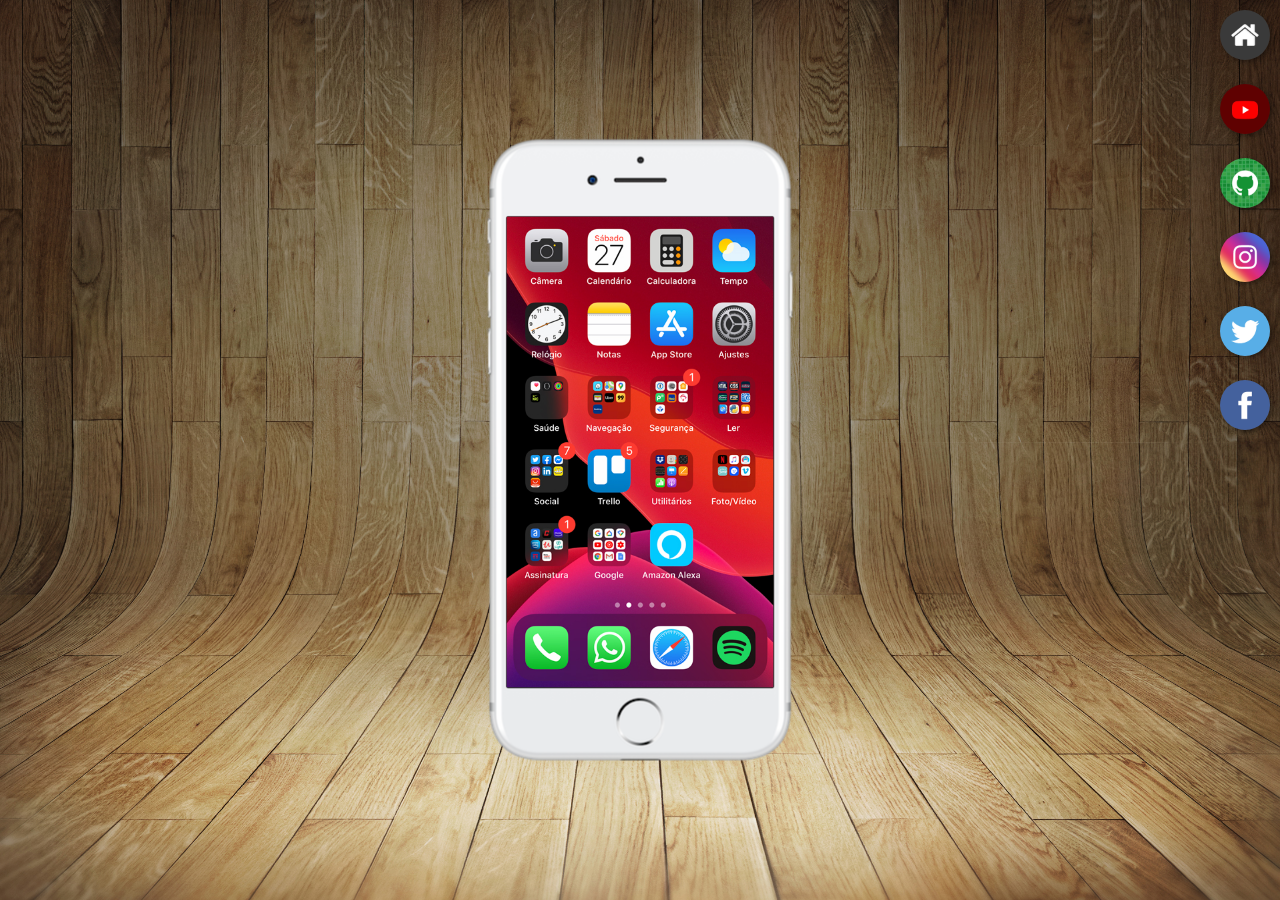
<file: index.html>
<!DOCTYPE html>
<html lang="pt-br">
<head>
    <meta charset="UTF-8">
    <meta http-equiv="X-UA-Compatible" content="IE=edge">
    <meta name="viewport" content="width=device-width, initial-scale=1.0">
    <title>Projeto Redes Sociais</title>
    <link rel="shortcut icon" href="favicon.ico" type="image/x-icon">
    <link rel="stylesheet" href="estilos/style.css">
</head>
<body>
   <main>

     <section id="telefone">
      <iframe src="home.html" name="tela" id="tela" frameborder="0"> Seu navegador não é compatível com isso</iframe>

     </section>
      
     <section id="redes-sociais">
       <a href="home.html" target="tela"> <img src="imagens/logo-home.jpg" alt="Home"></a> <br>
       <a href="youtube.html" target="tela"> <img src="imagens/logo-youtube.jpg" alt="YouTube"></a><br>
       <a href="github.html" target="tela"> <img src="imagens/logo-github.jpg" alt="GitHub"></a><br>
       <a href="instagram.html" target="tela"> <img src="imagens/logo-instagram.jpg" alt="Instagramm"></a><br>
       <a href="twitter.html" target="tela"> <img src="imagens/logo-twitter.jpg" alt="Twitter"></a><br>
       <a href="facebook.html" target="tela"> <img src="imagens/logo-facebook.jpg" alt="Facebook"></a><br>

     </section> 
     
   </main>
</body>
</html>
</file>
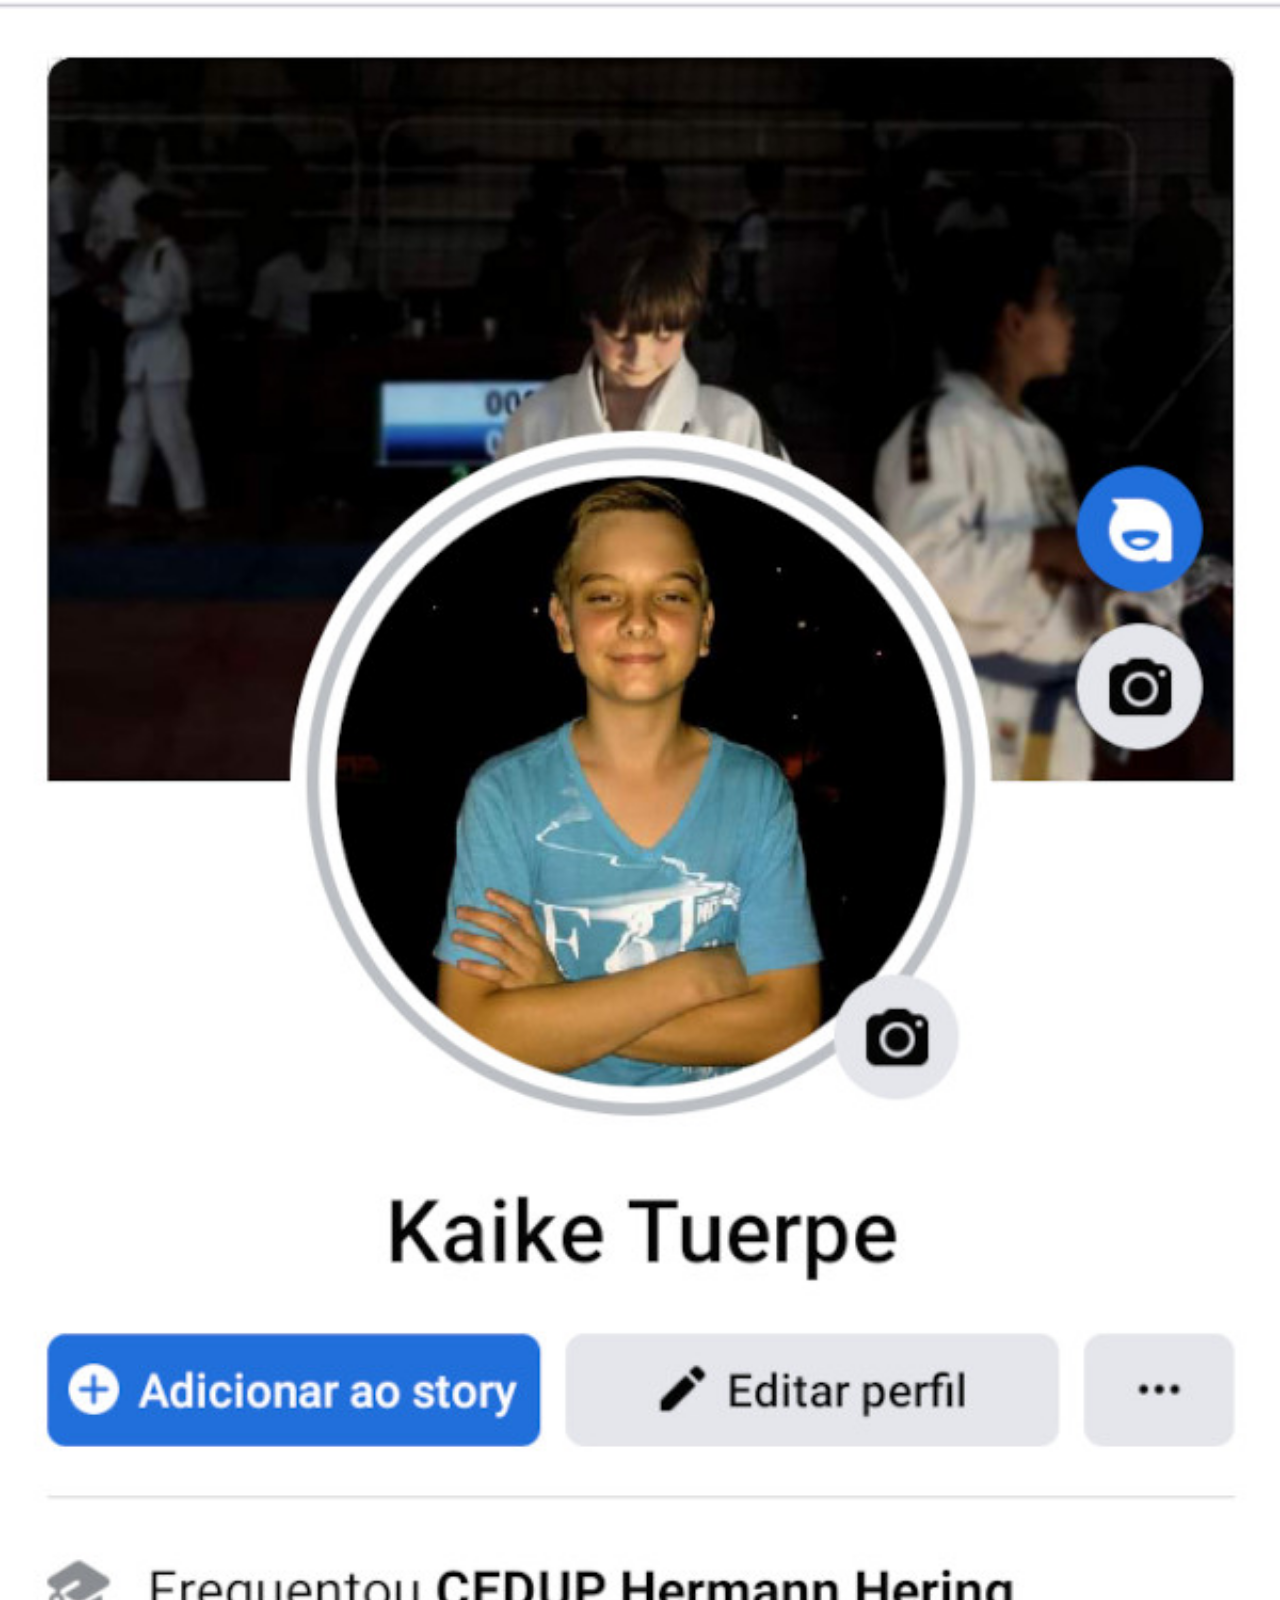
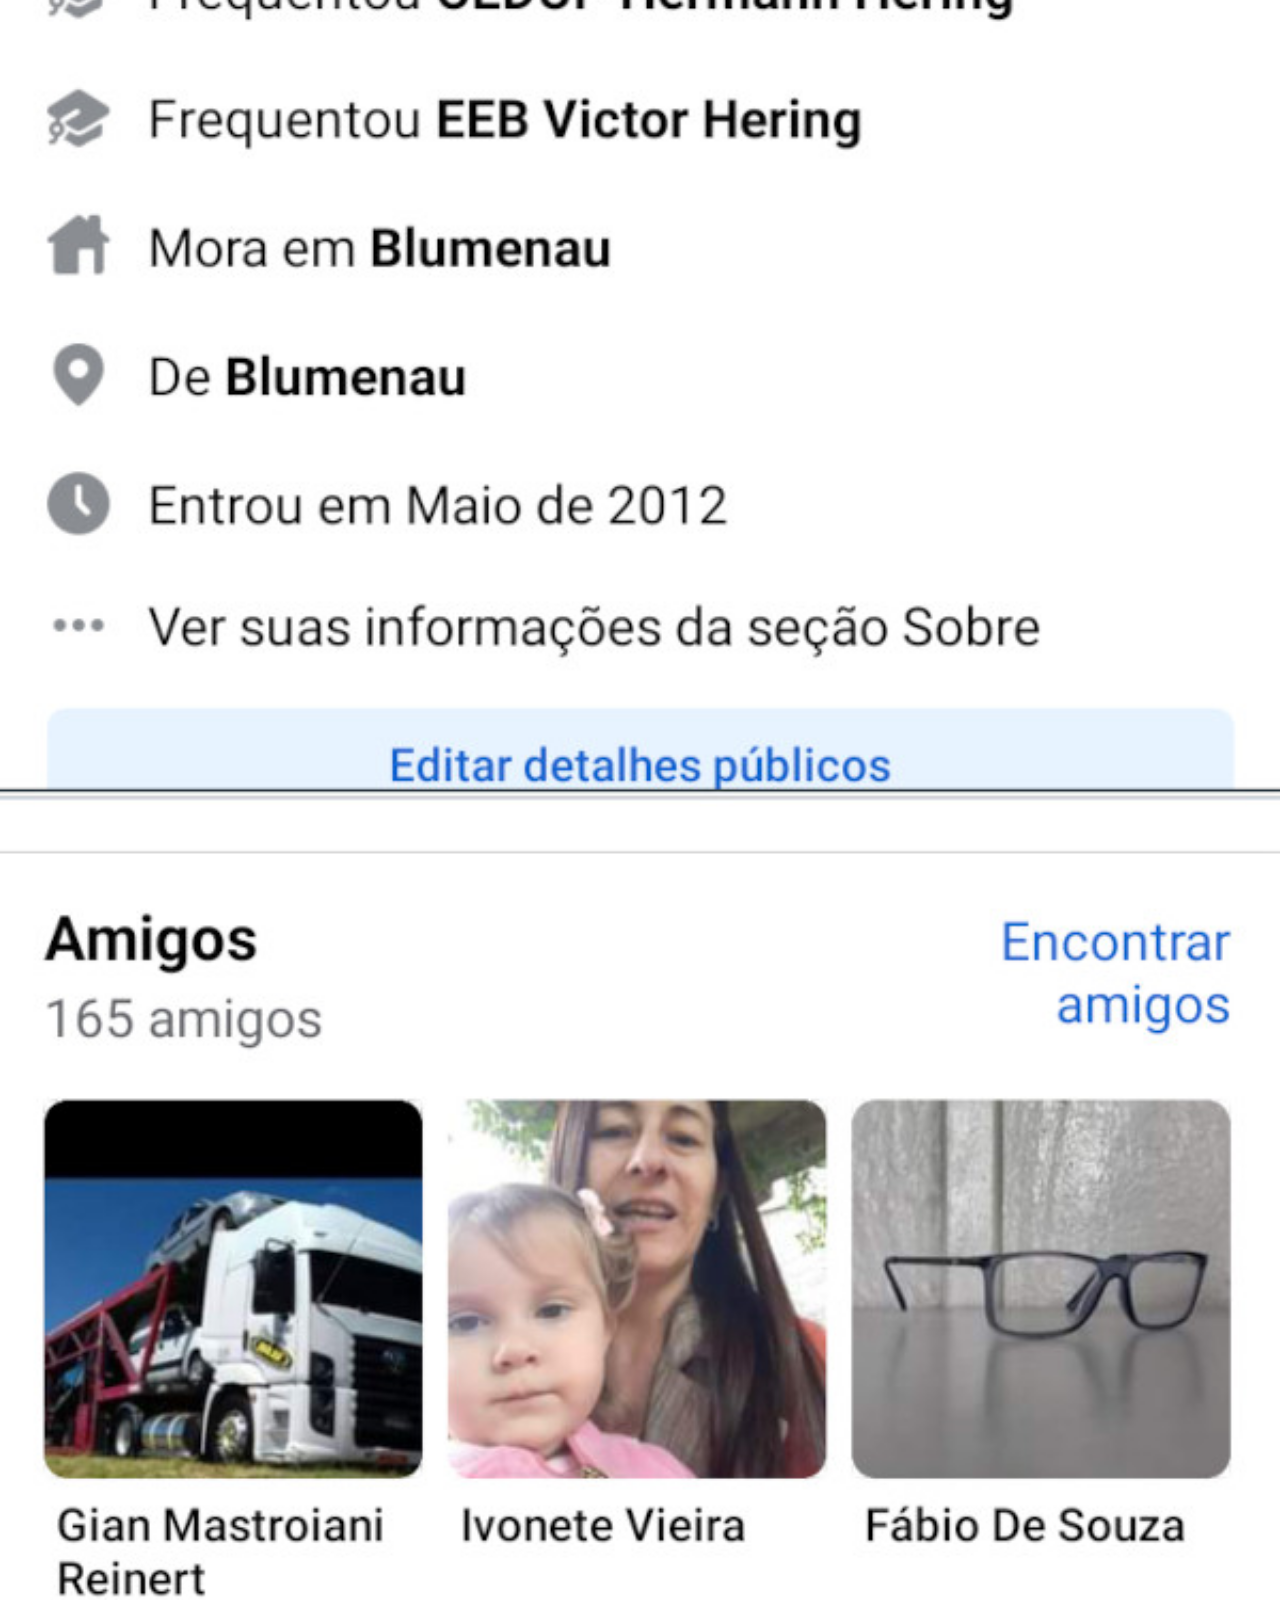
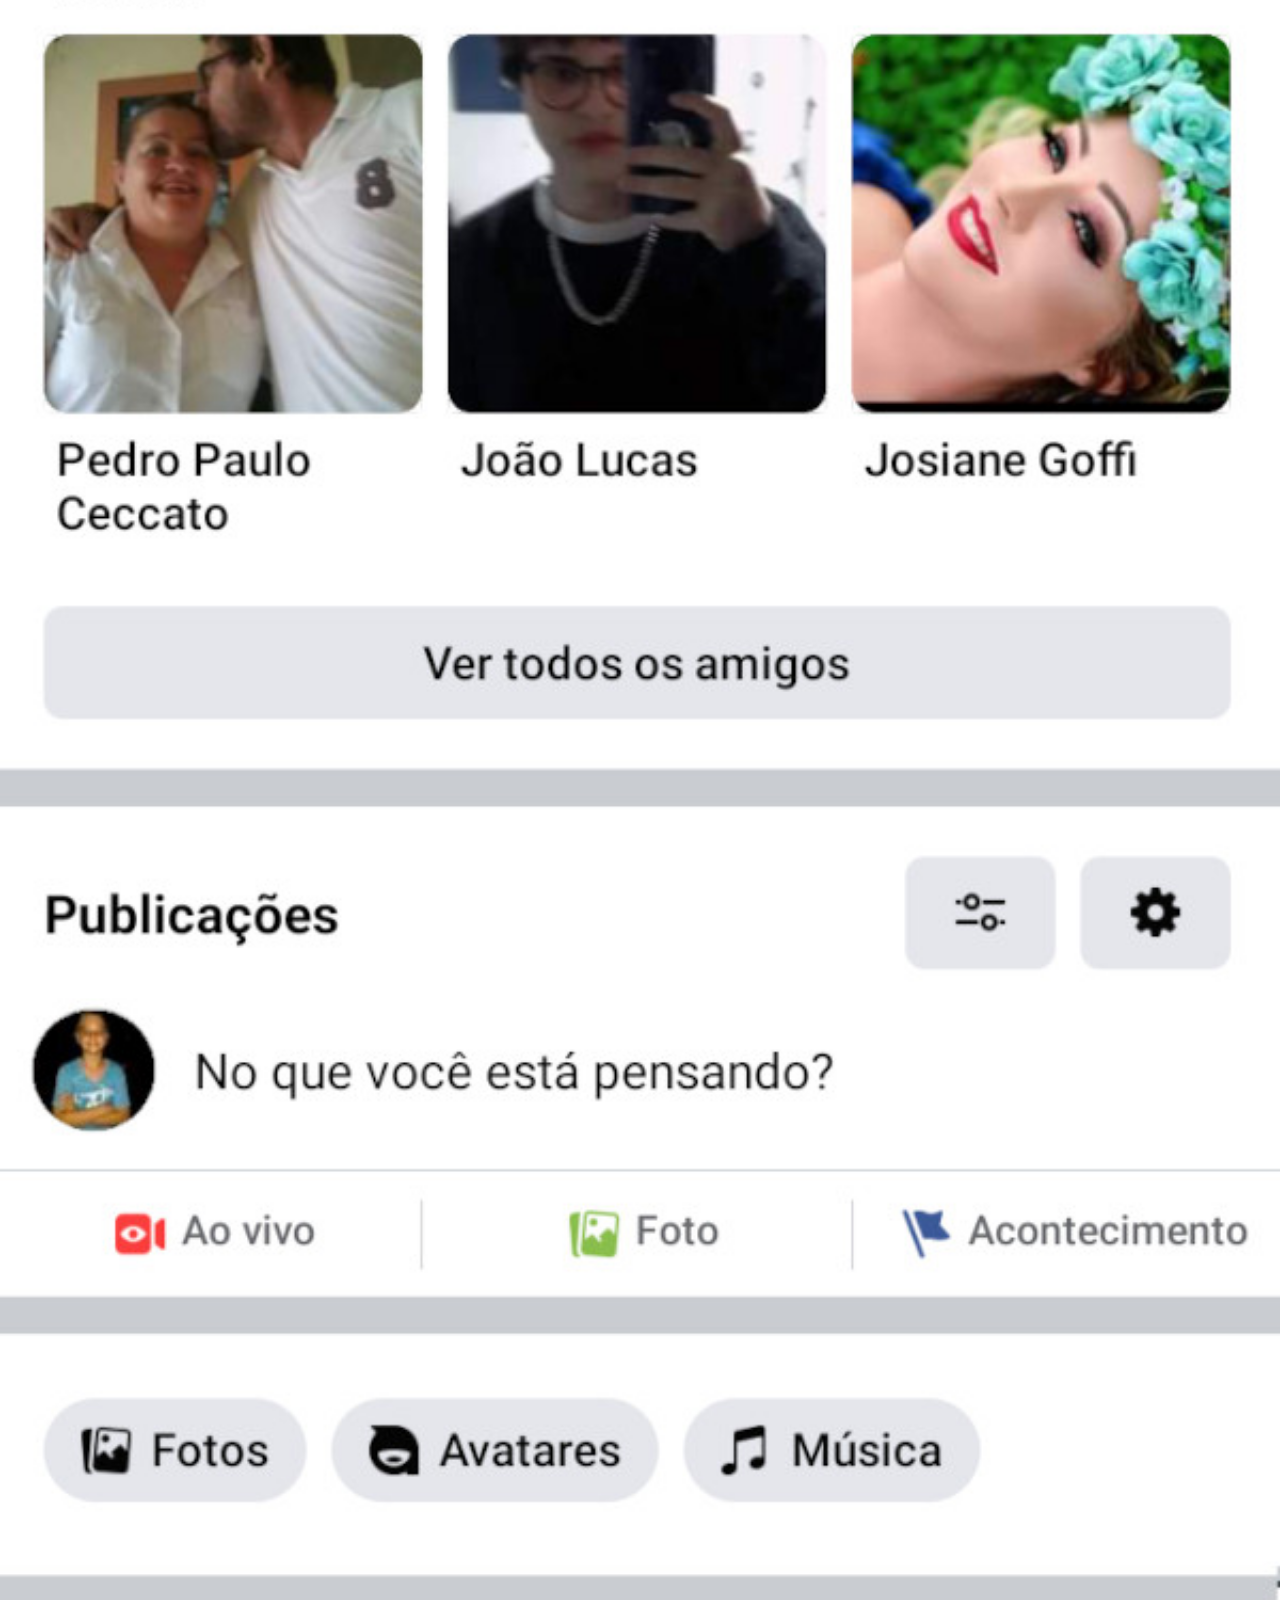
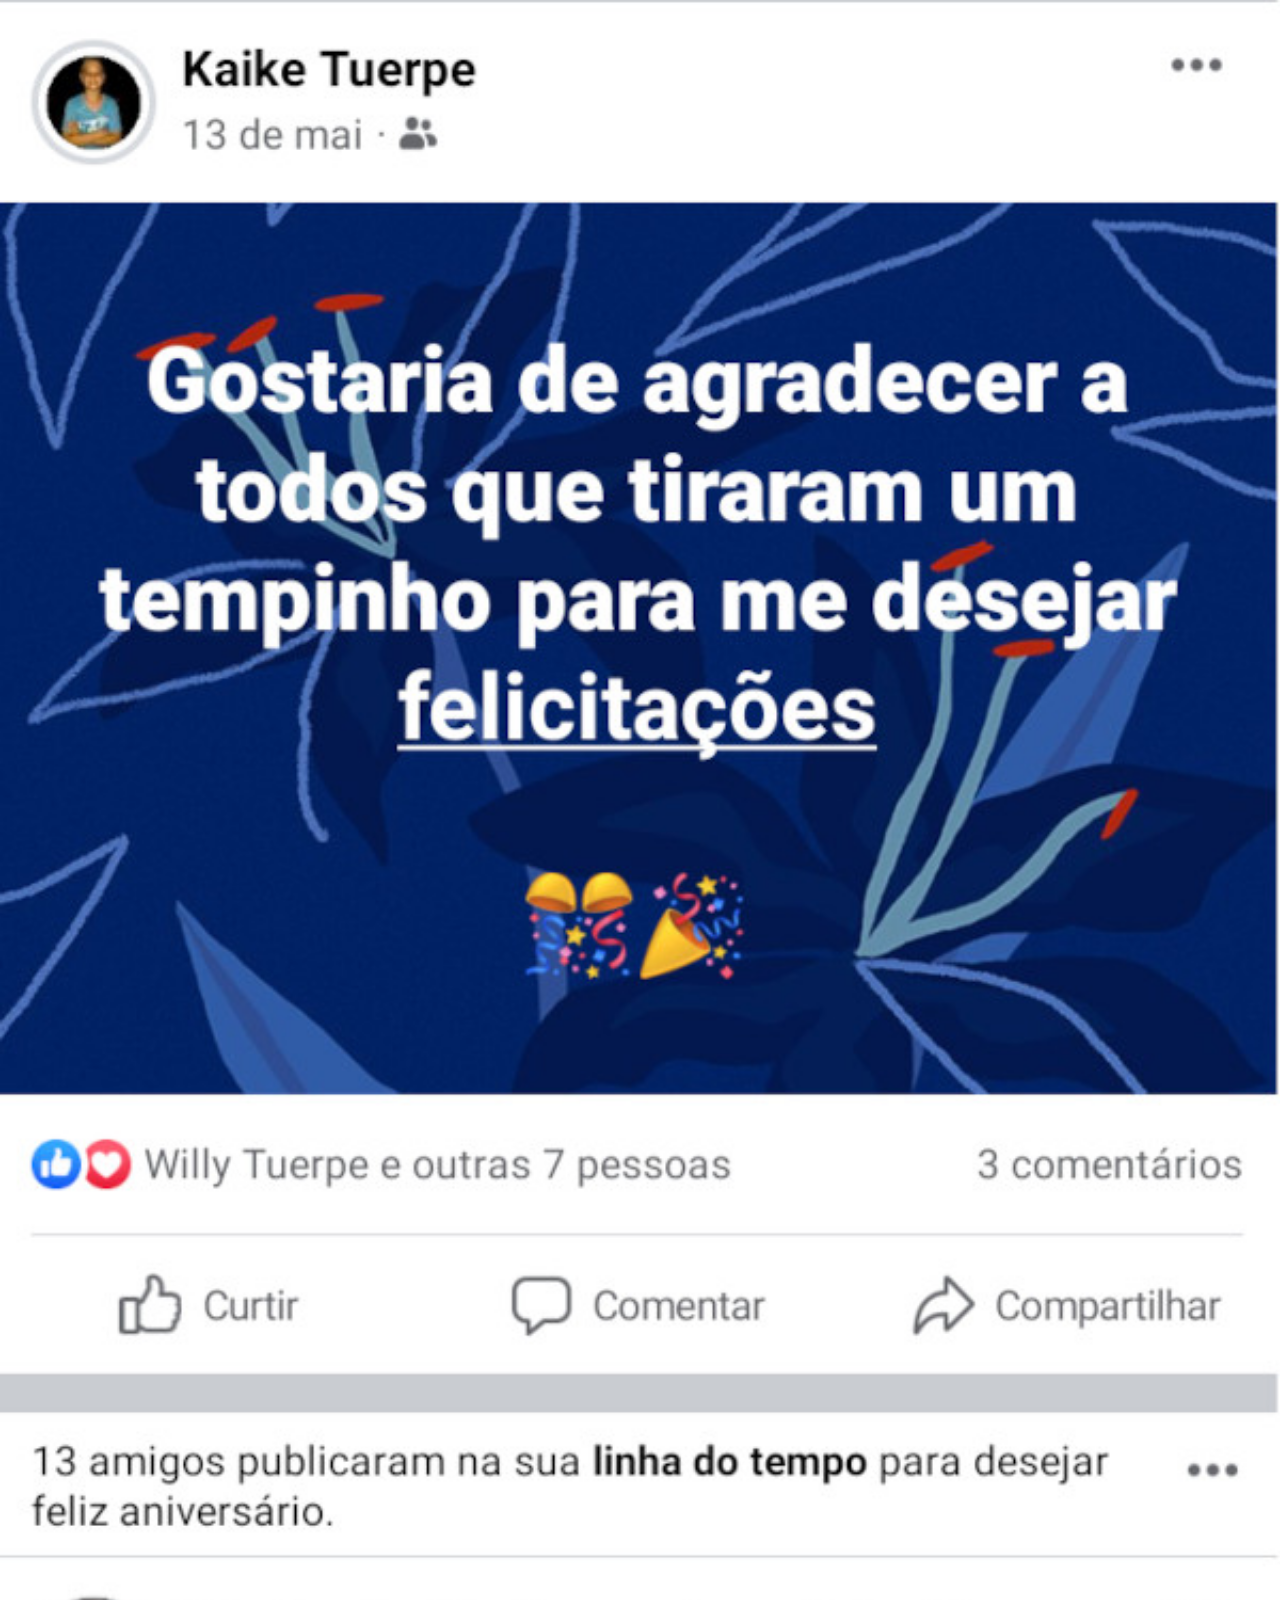
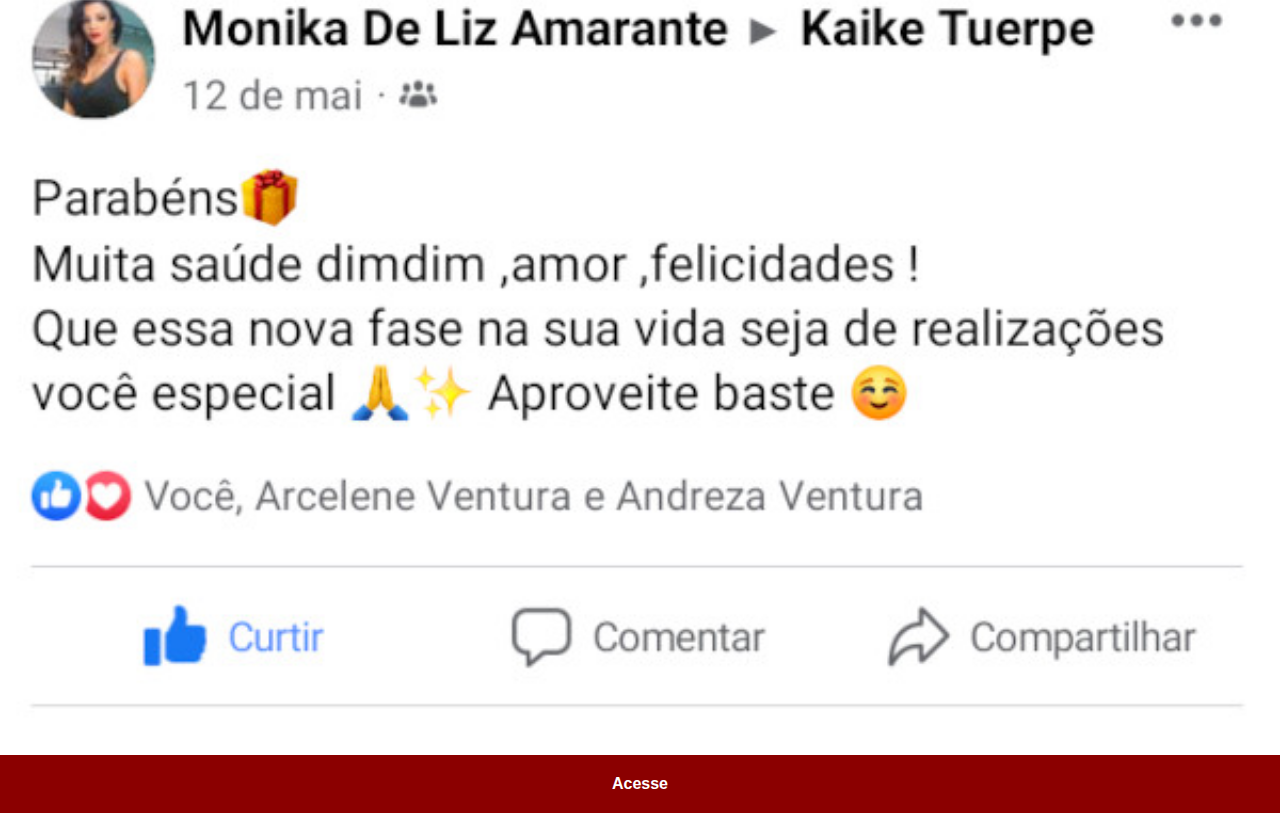
<file: facebook.html>
<!DOCTYPE html>
<html lang="pt-br">
<head>
    <meta charset="UTF-8">
    <meta http-equiv="X-UA-Compatible" content="IE=edge">
    <meta name="viewport" content="width=device-width, initial-scale=1.0">
    <title>Facebook</title>
    <link rel="stylesheet" href="estilos/social.css">
</head>
<body>
    <img src="imagens/tela-facebook.jpg" alt="Facebook">
    <a href="https://www.facebook.com/kaike.tuerpe" target="_blank">Acesse</a>
</body>
</html>
</file>
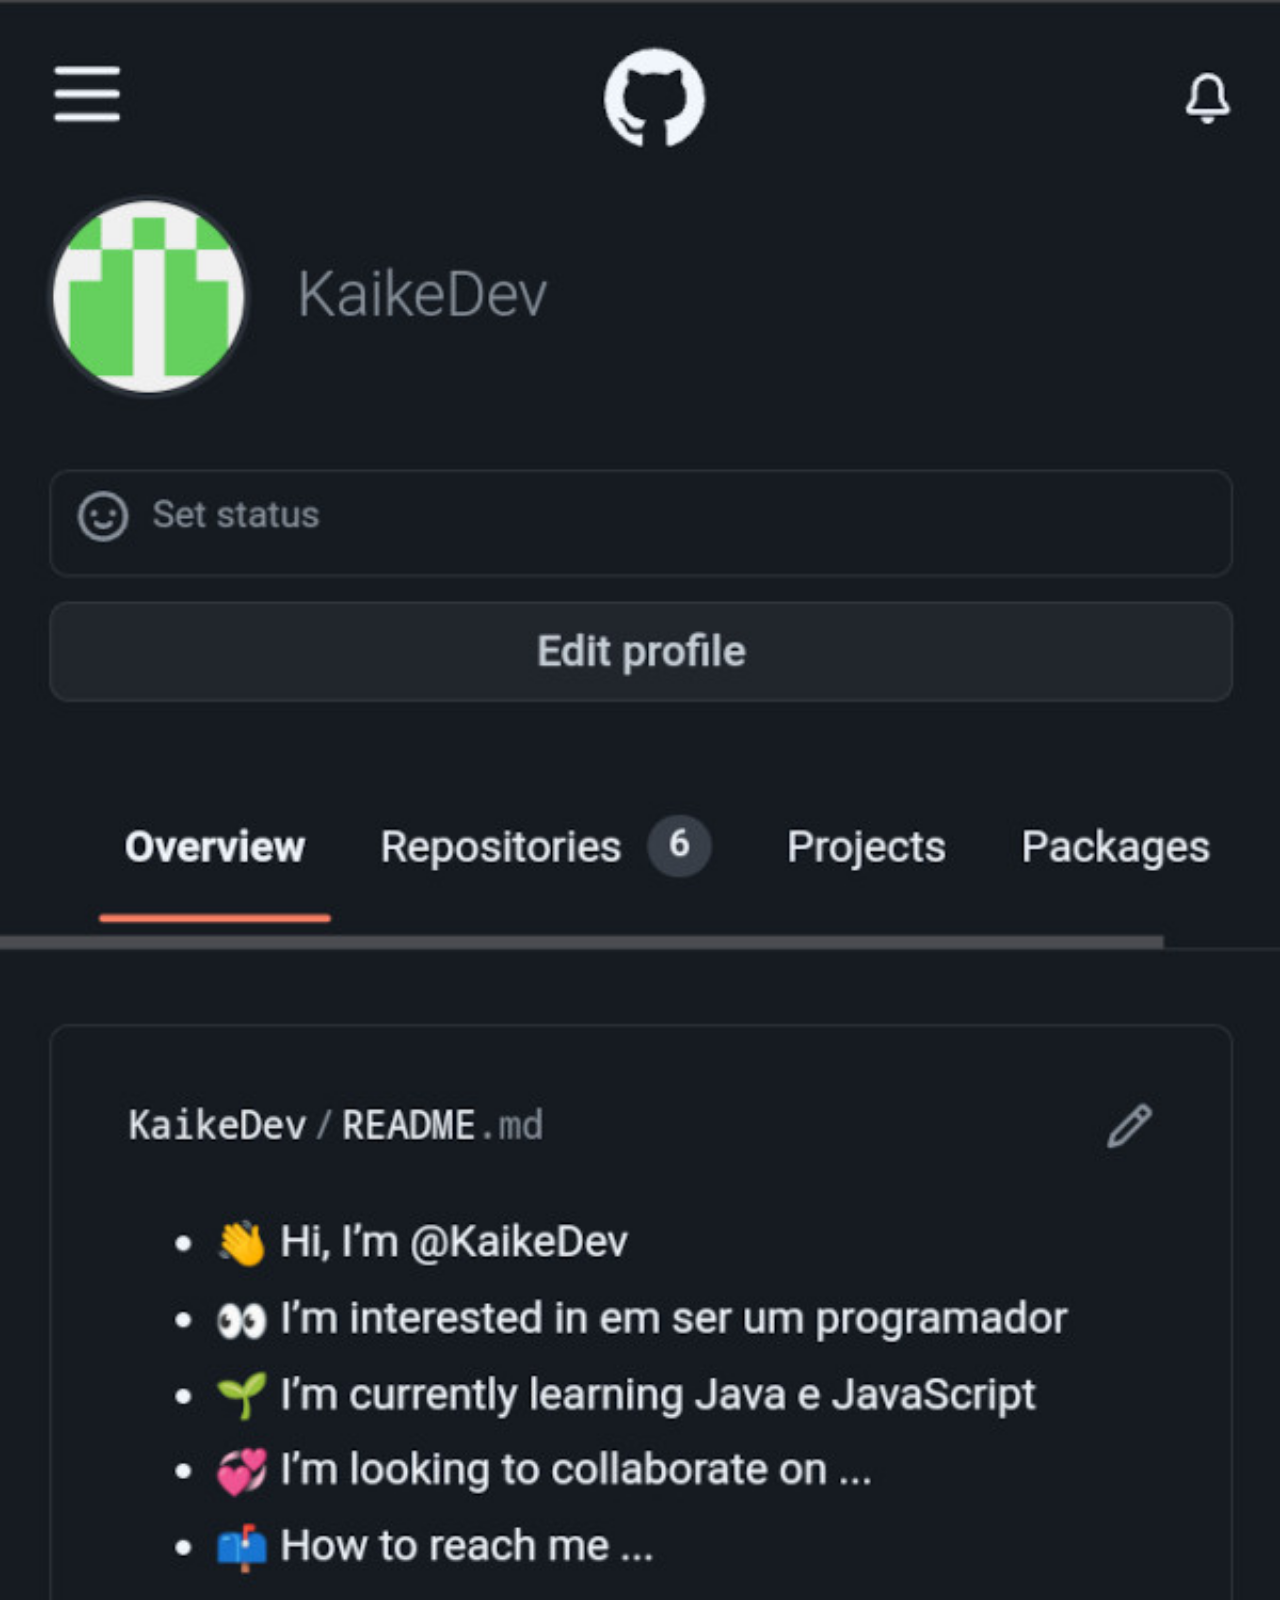
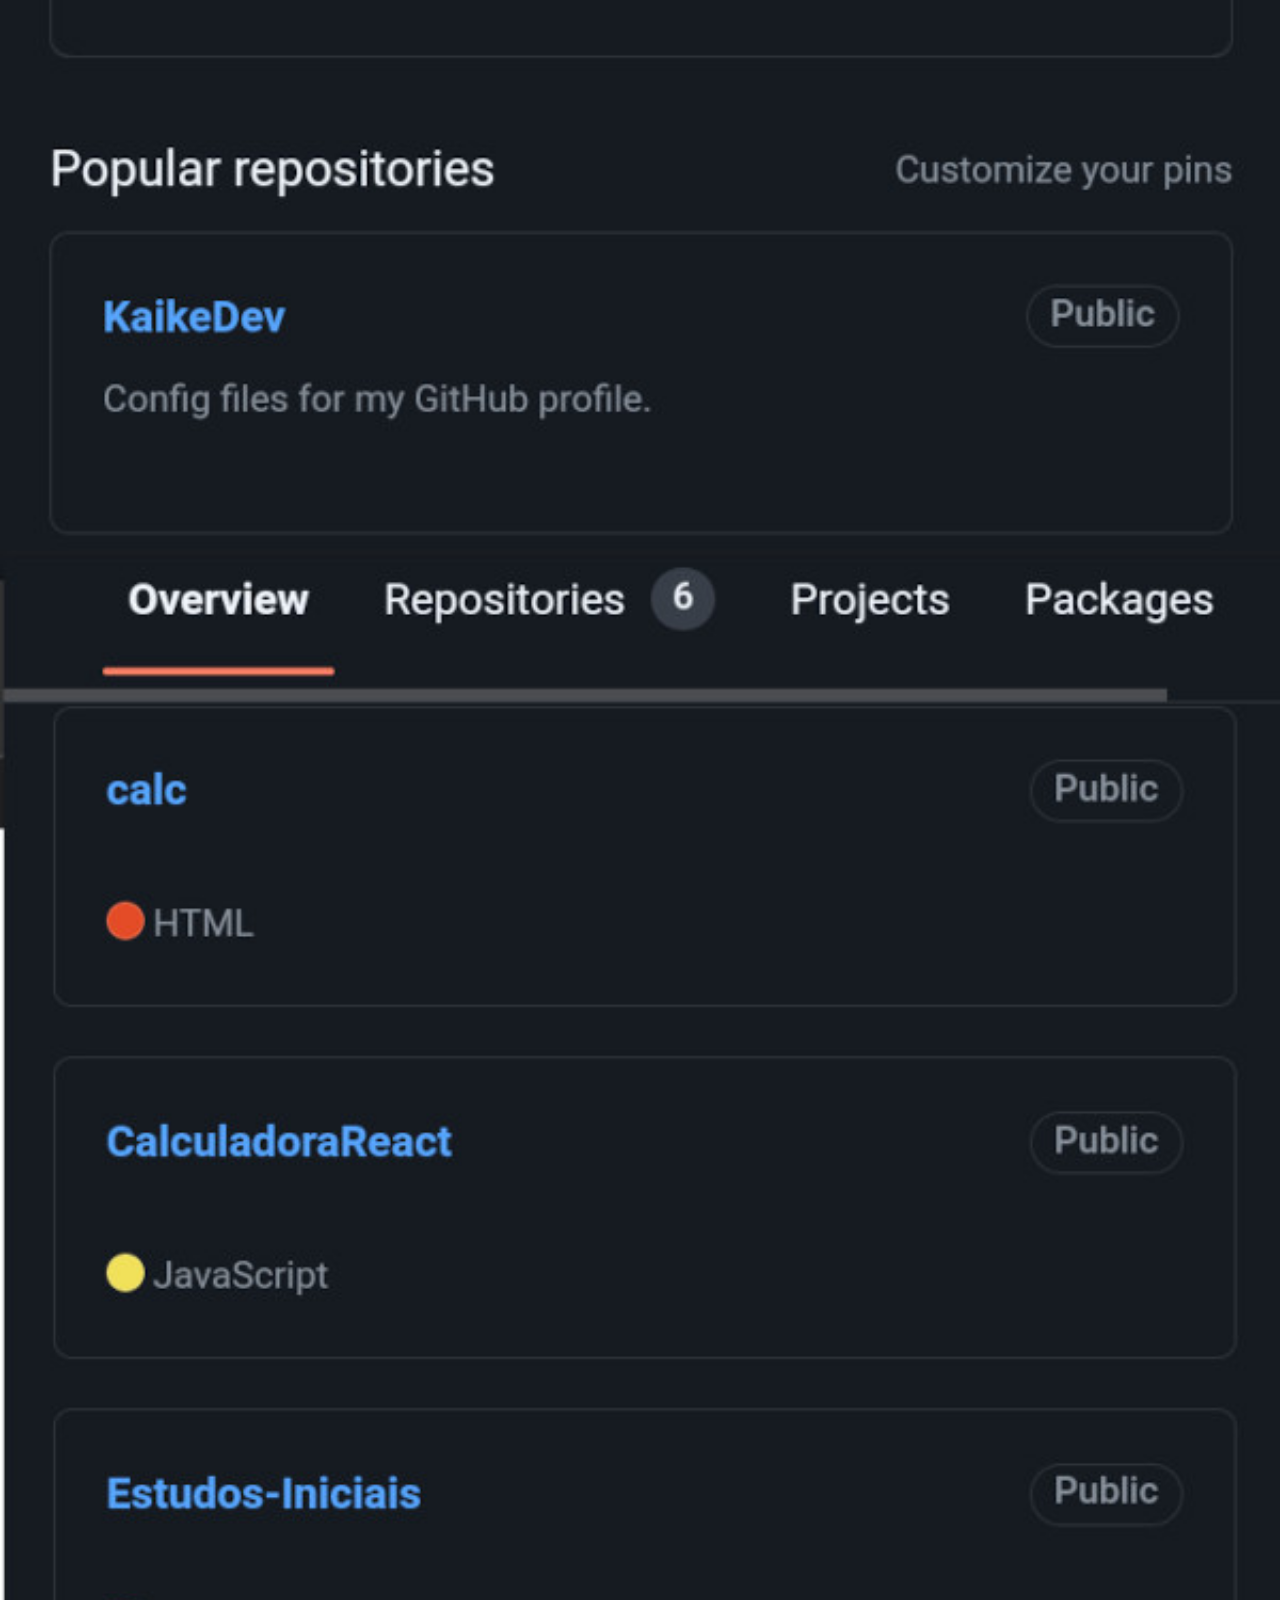
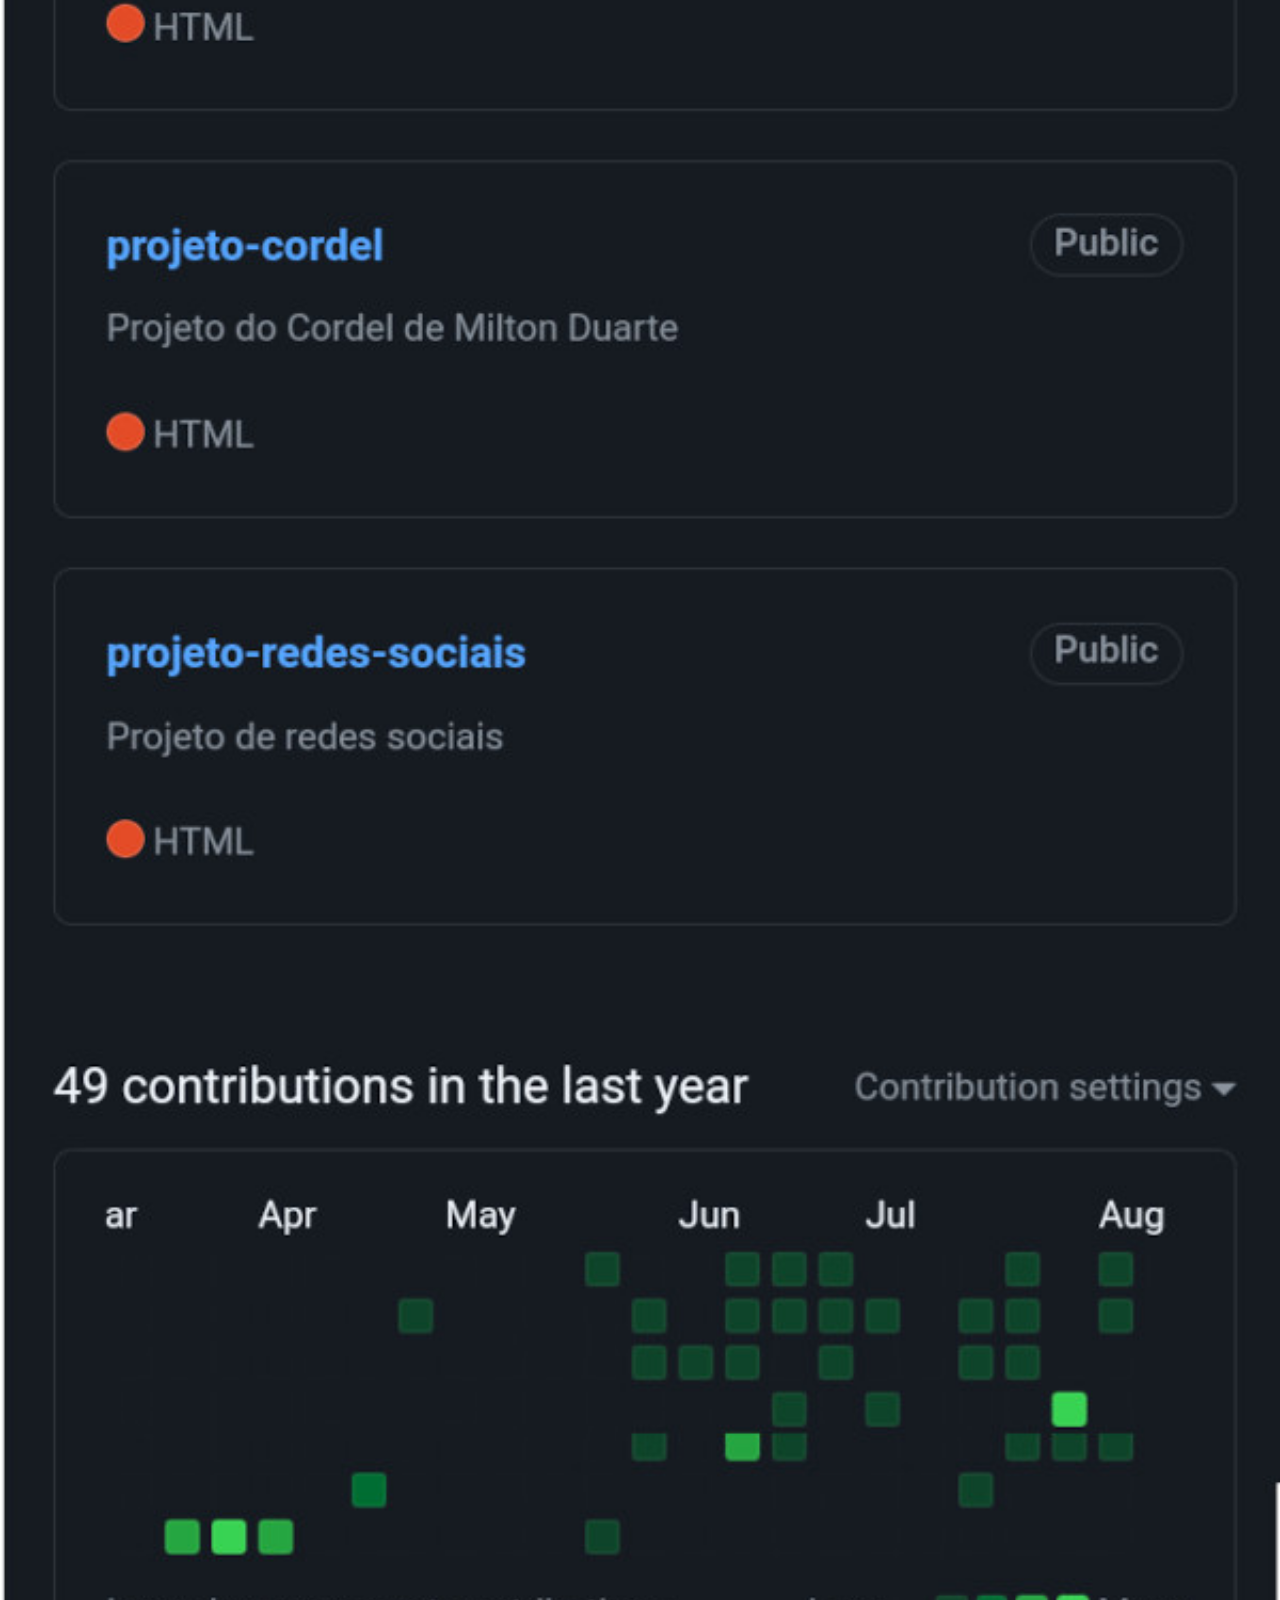
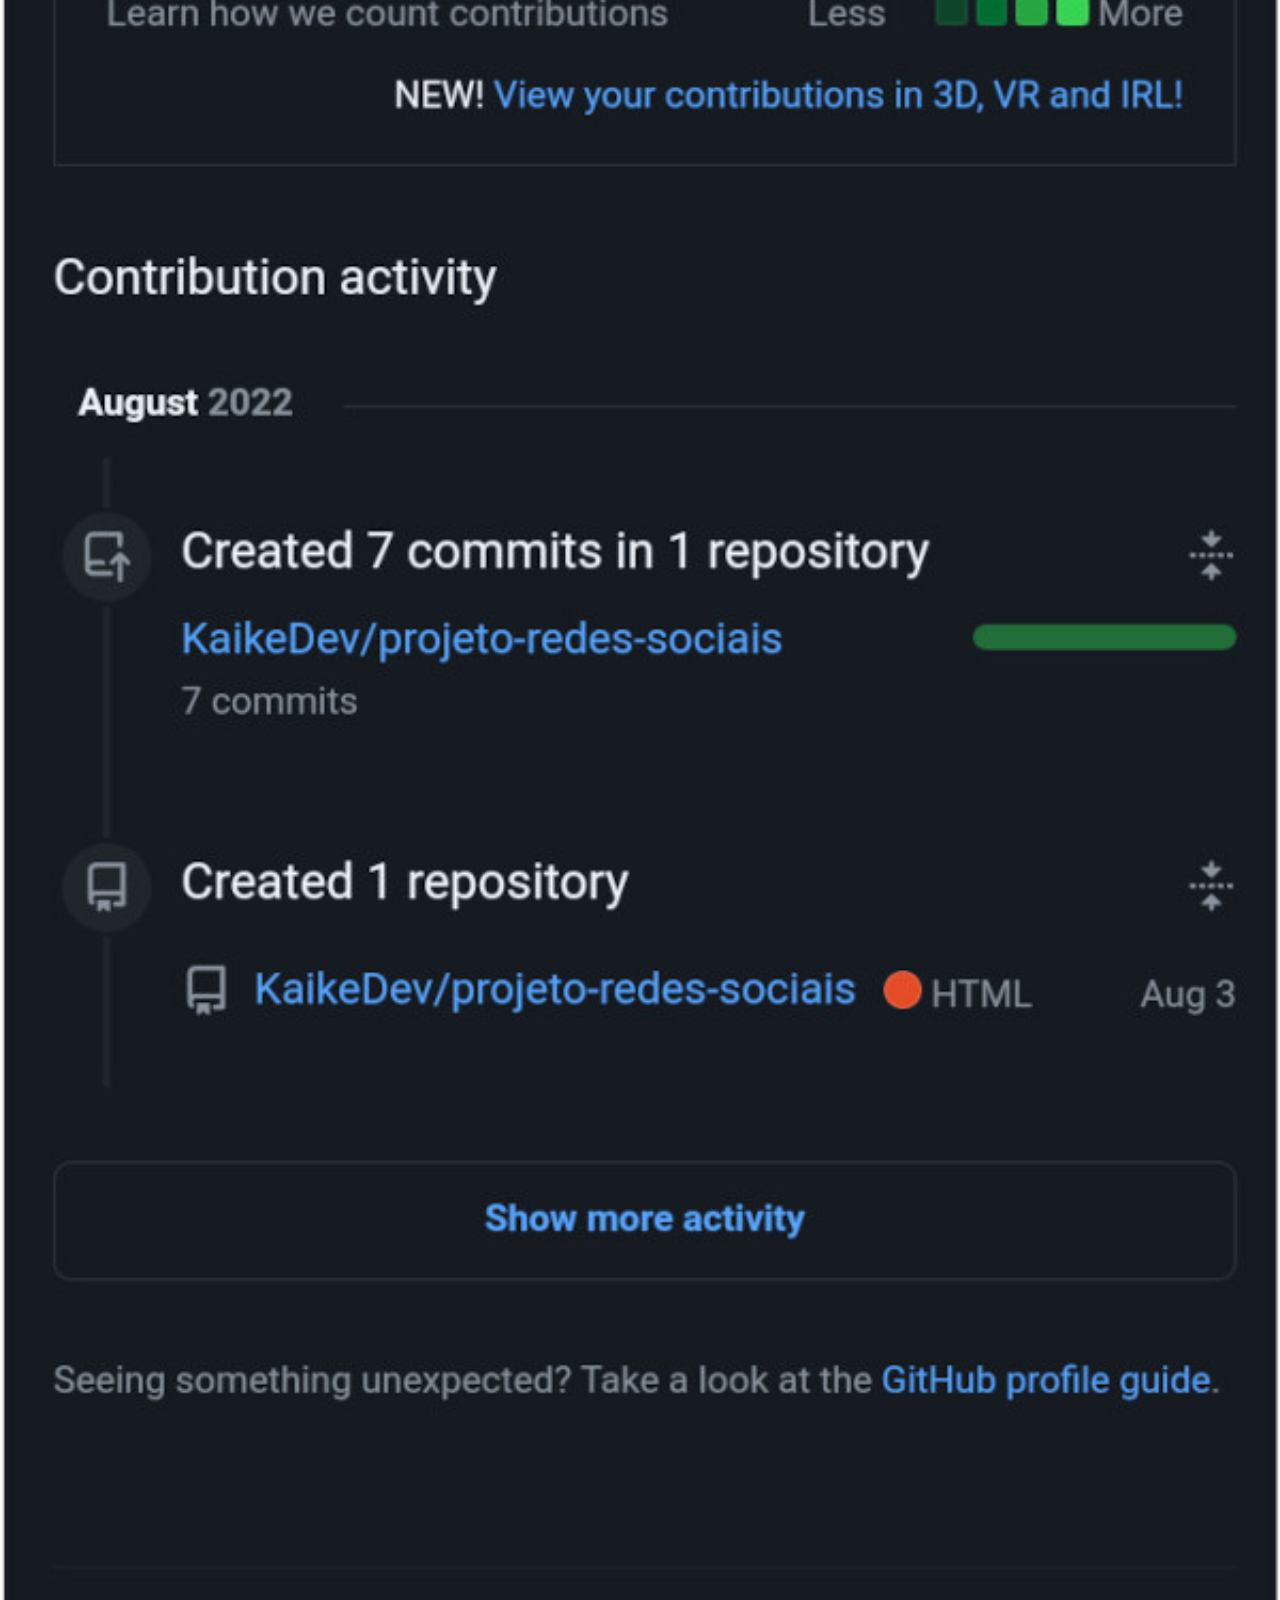
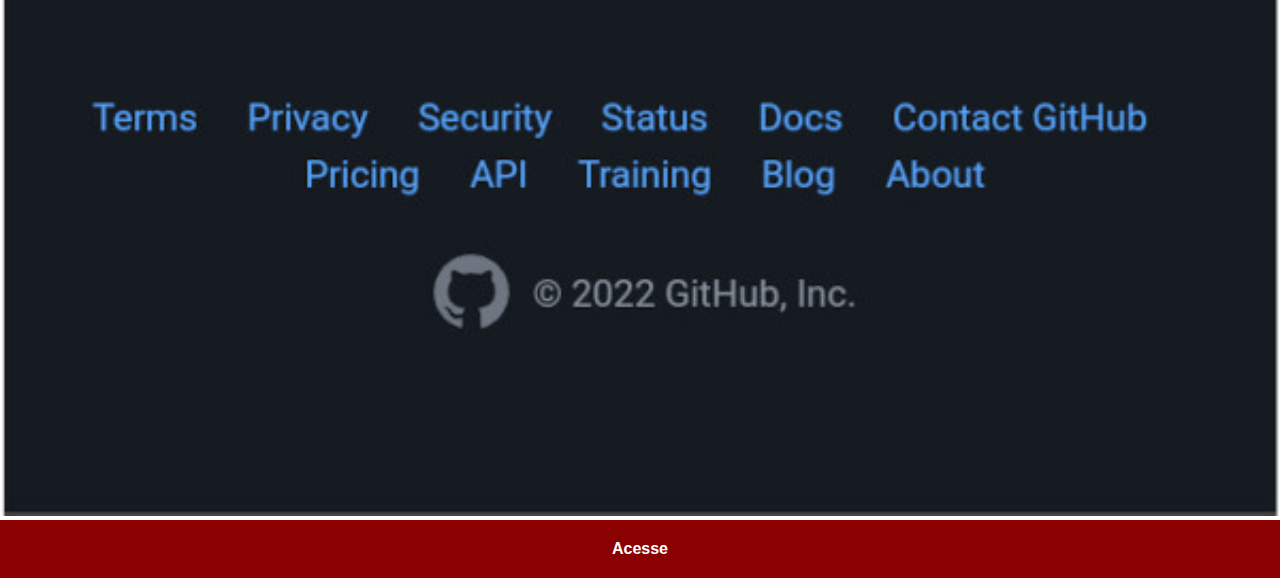
<file: github.html>
<!DOCTYPE html>
<html lang="pt-br">
<head>
    <meta charset="UTF-8">
    <meta http-equiv="X-UA-Compatible" content="IE=edge">
    <meta name="viewport" content="width=device-width, initial-scale=1.0">
    <title>GitHub</title>
    <link rel="stylesheet" href="estilos/social.css">
</head>
<body>
    <img src="imagens/tela-github.jpg" alt="GitHub">
    <a href="https://github.com/KaikeDev" target="_blank">Acesse</a>
</body>
</html>
</file>
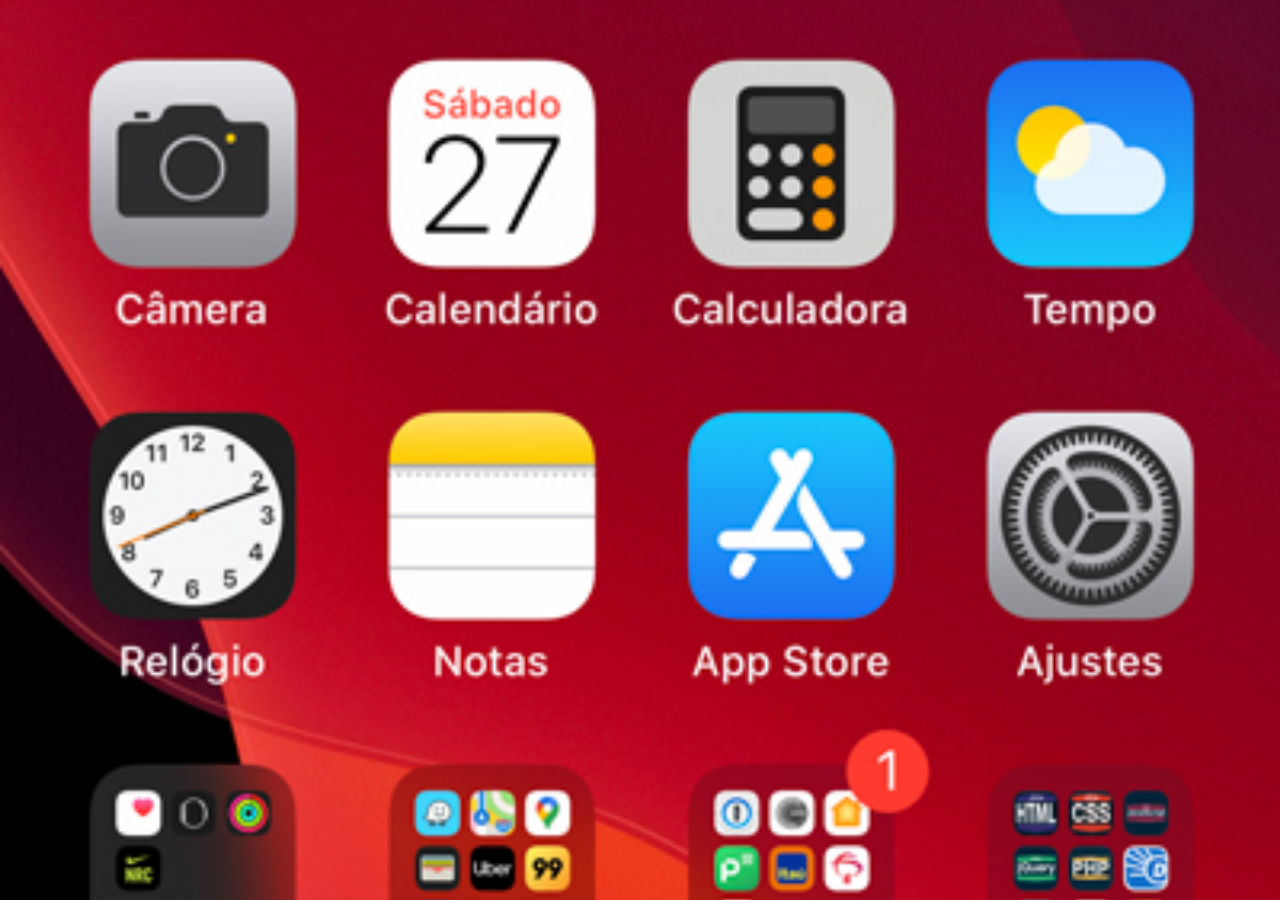
<file: home.html>
<!DOCTYPE html>
<html lang="pt-br">
<head>
    <meta charset="UTF-8">
    <meta http-equiv="X-UA-Compatible" content="IE=edge">
    <meta name="viewport" content="width=device-width, initial-scale=1.0">
    <title>Home</title>
</head>
<style>

    *{
        margin: 0px;
        padding: 0px;
    }

    body{
        width: 100vw;
        height: 100vh;
        background: black url('imagens/tela-home.jpg') no-repeat top center;
        background-size: cover;
        
    }
</style>
<body>
    
    
</body>
</html>
</file>
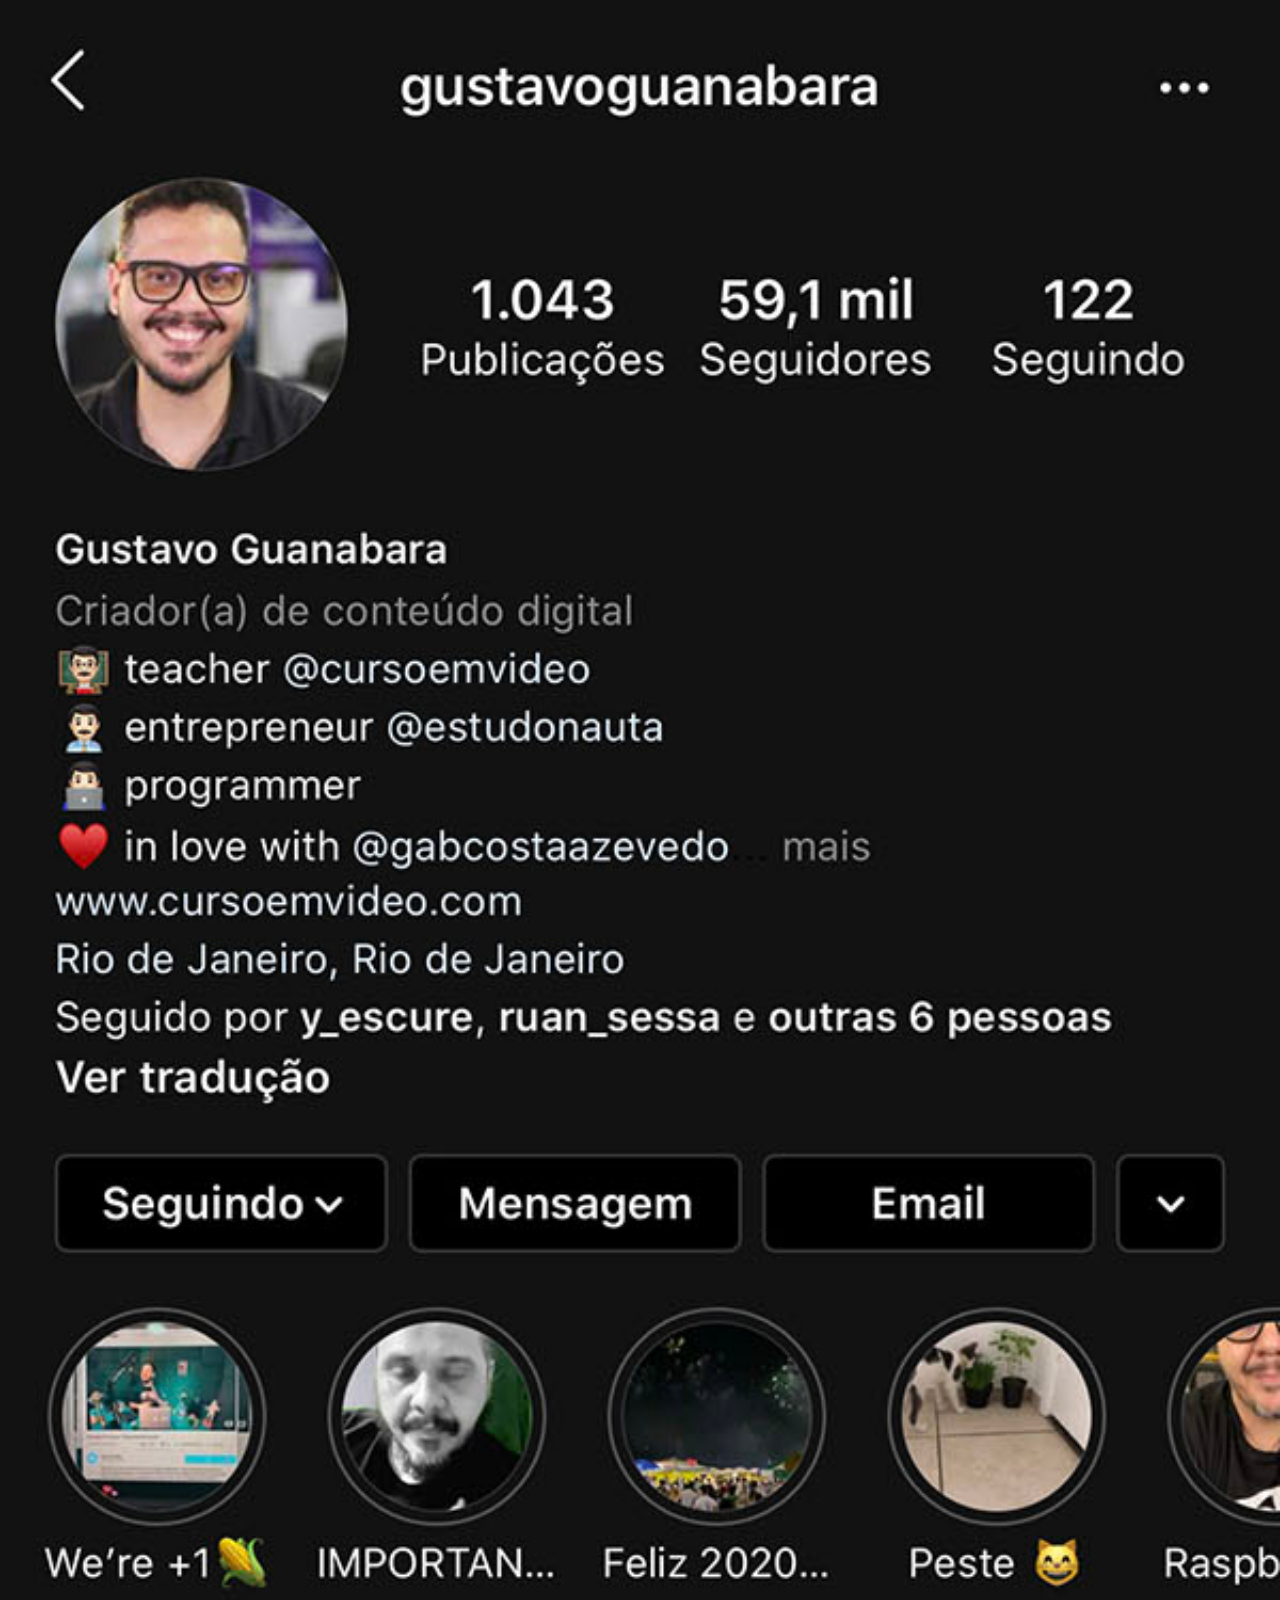
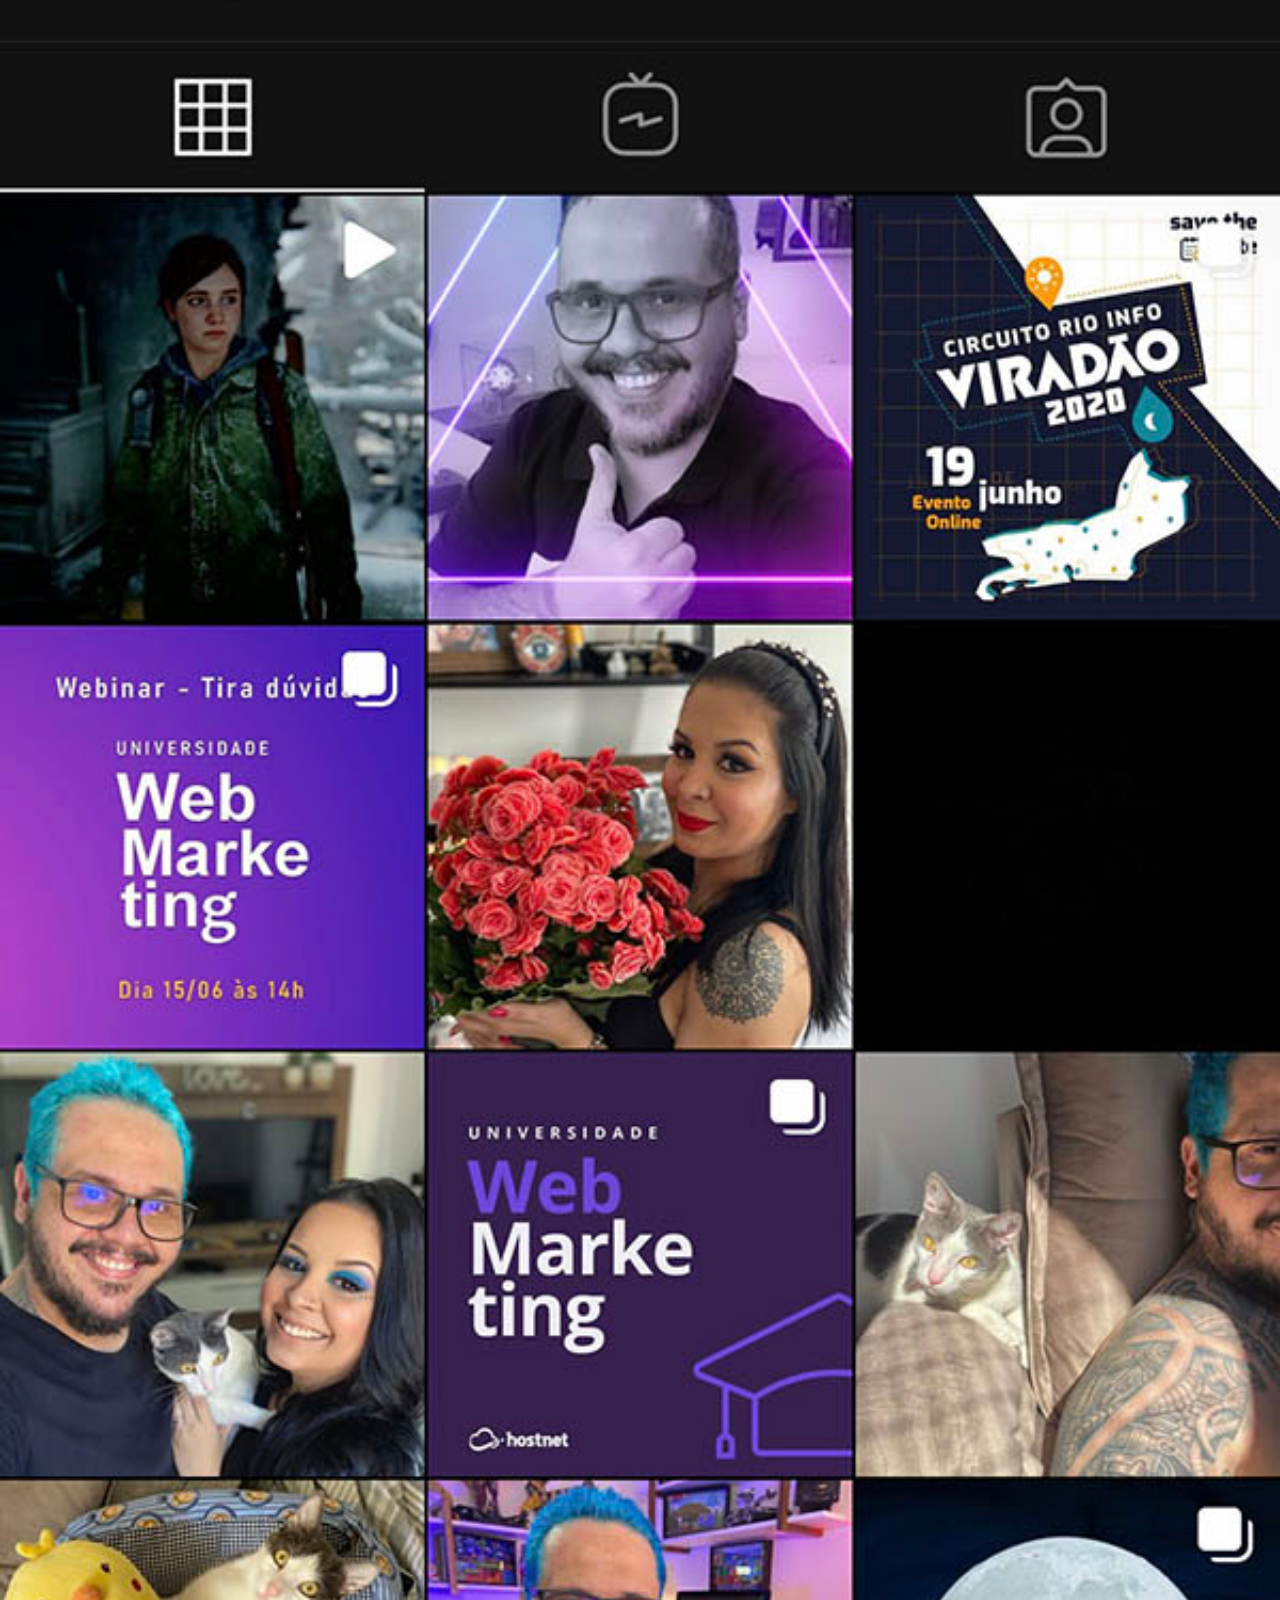
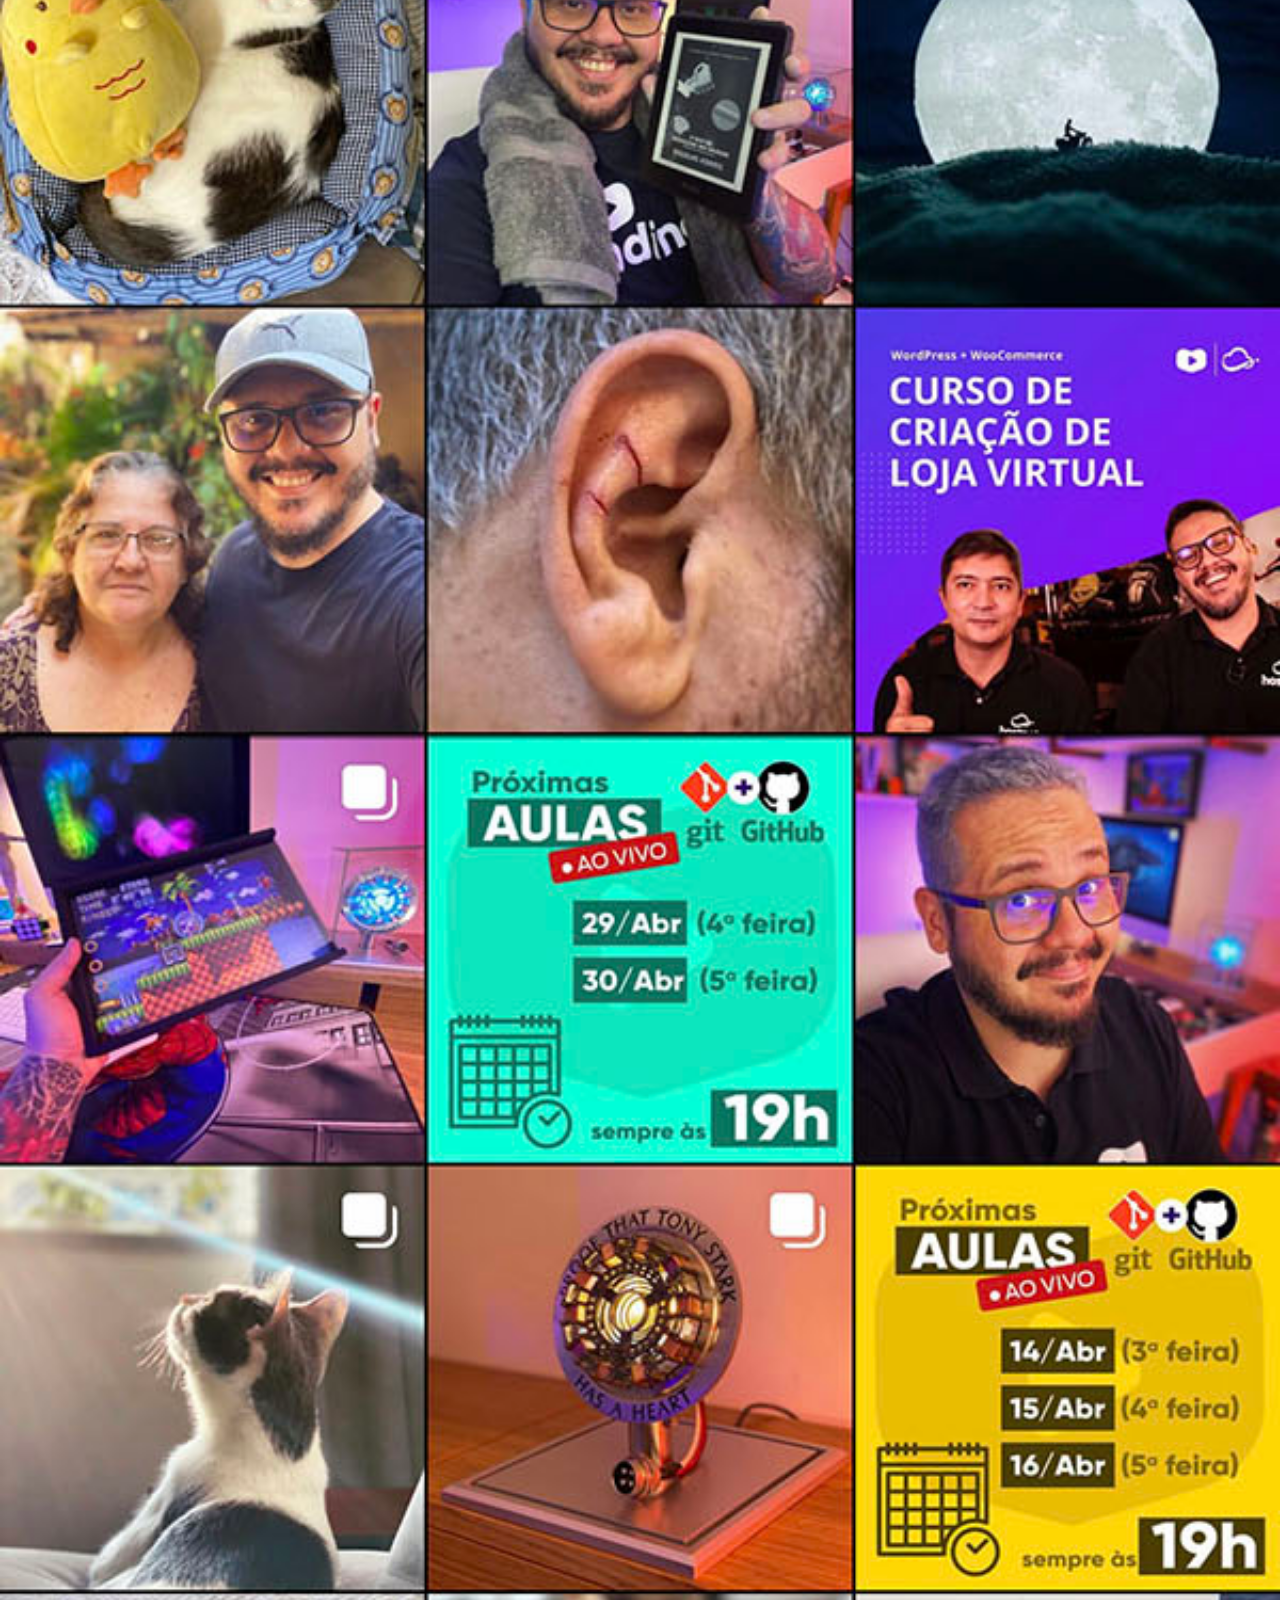
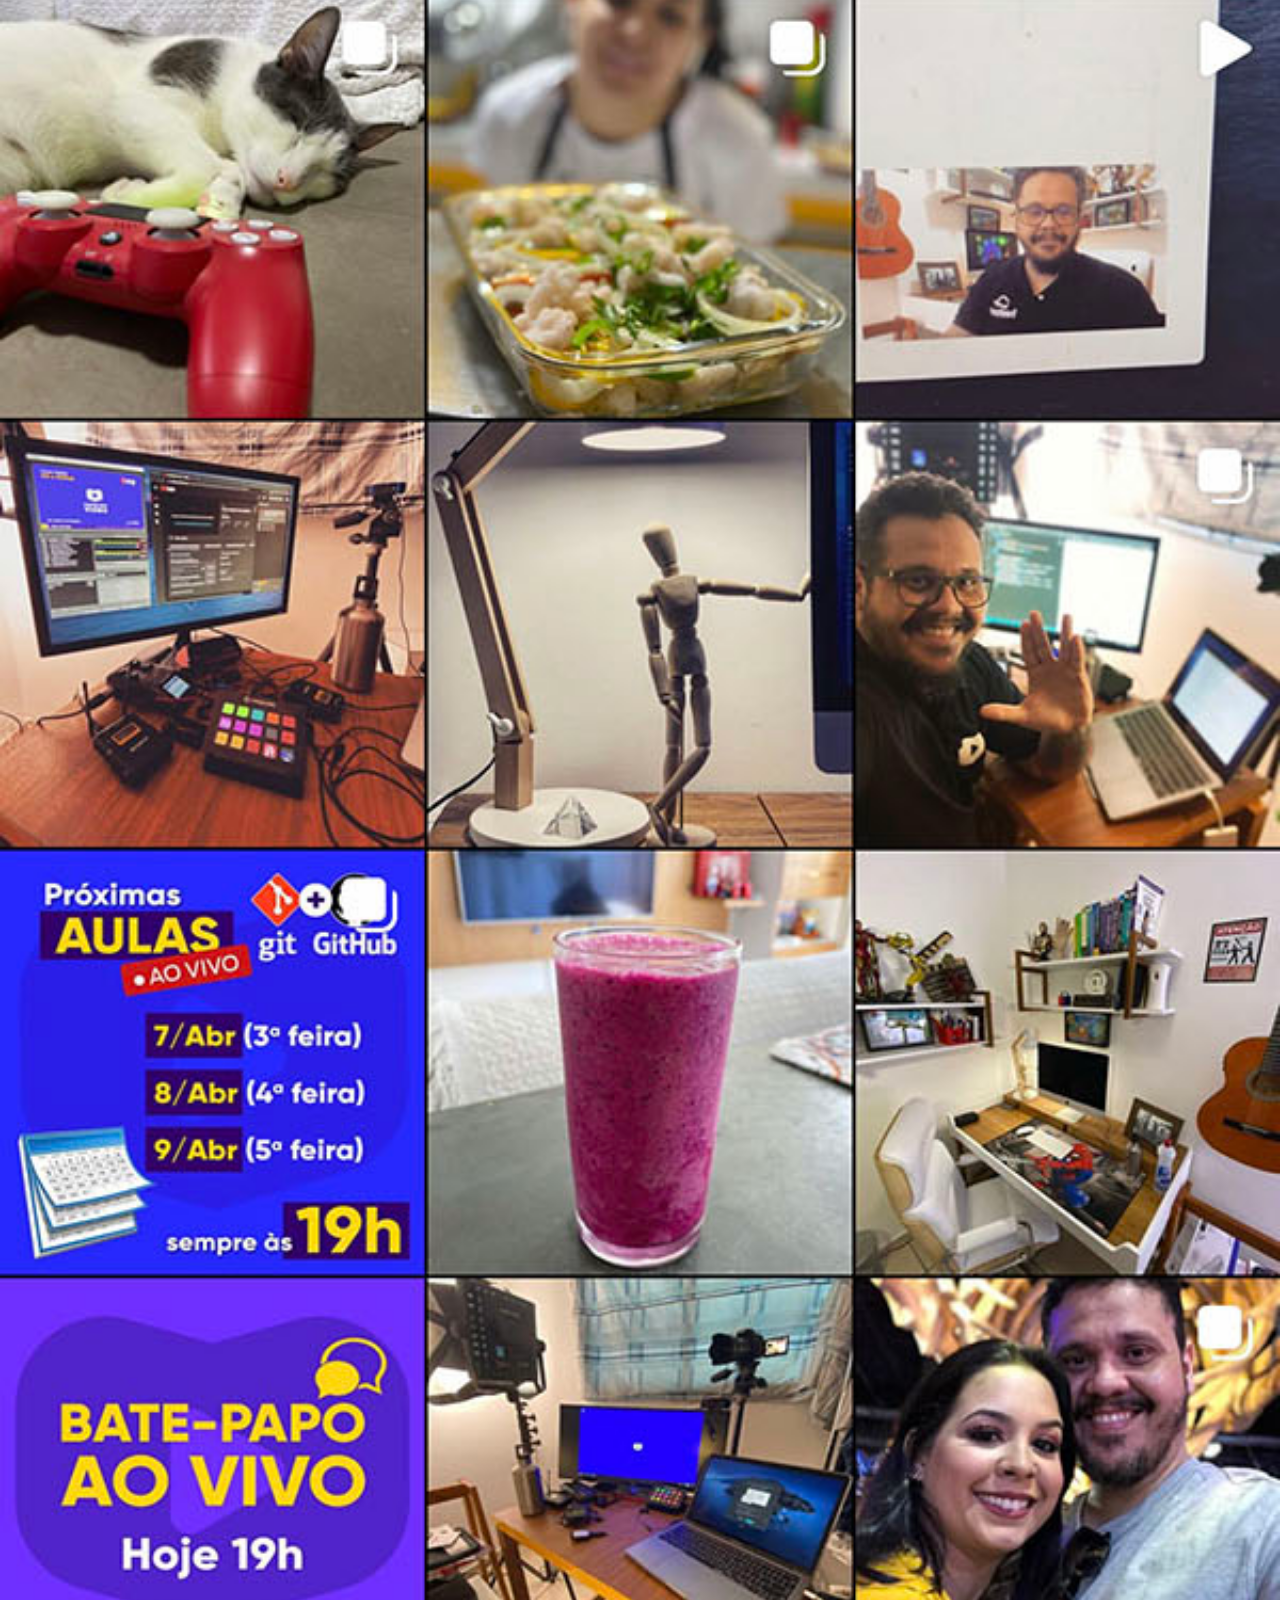
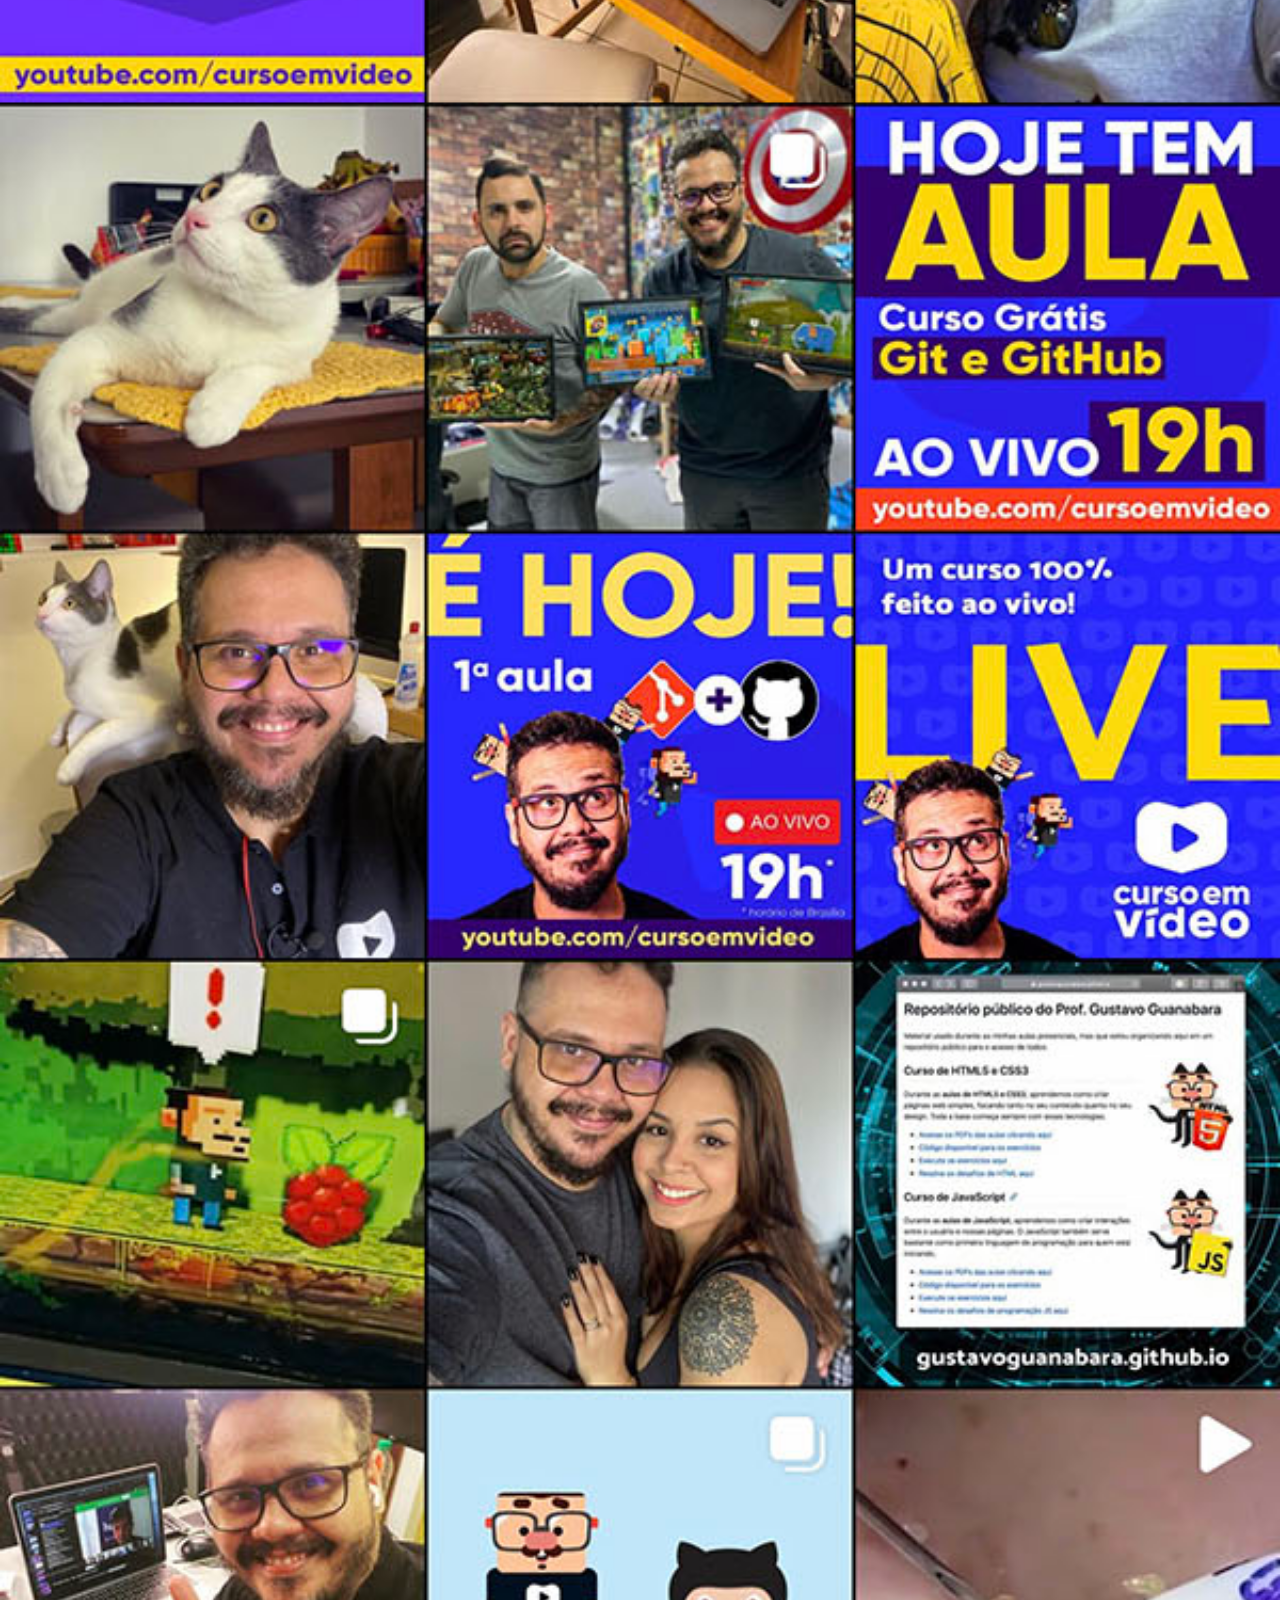
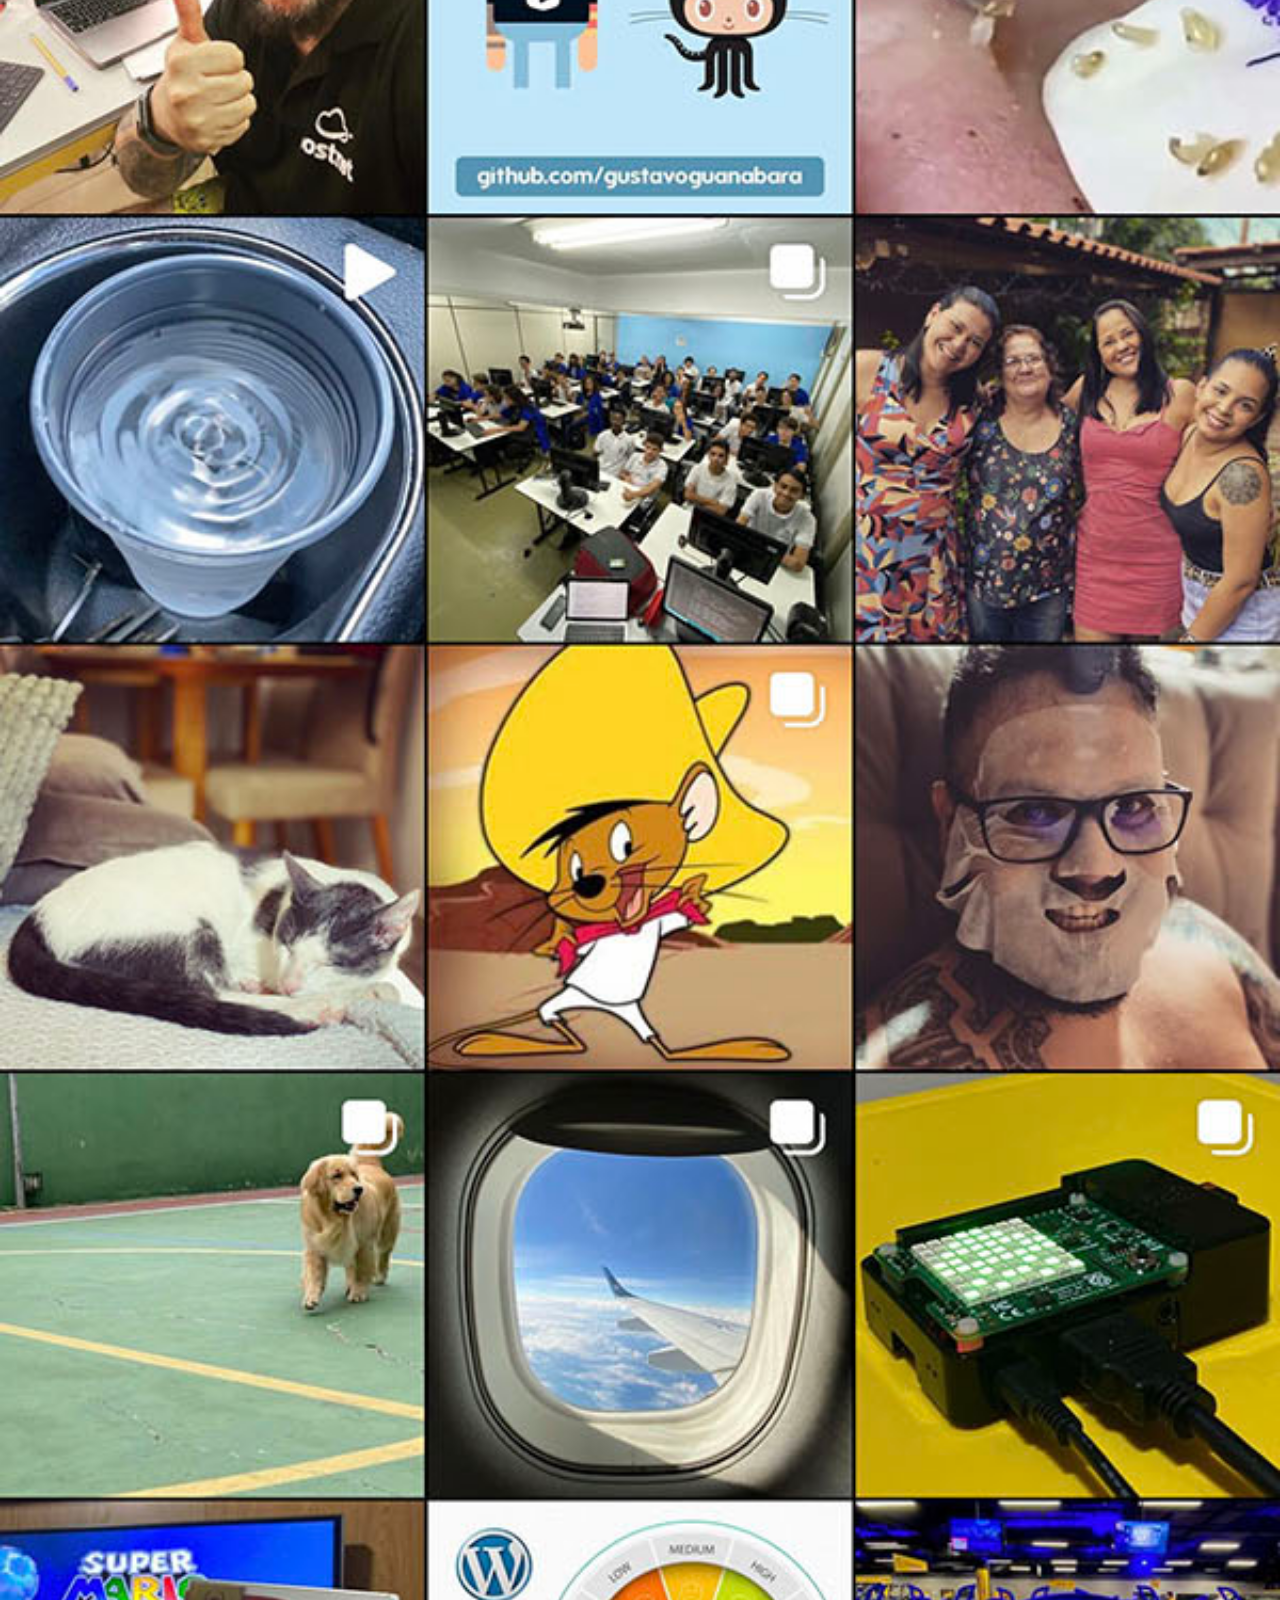
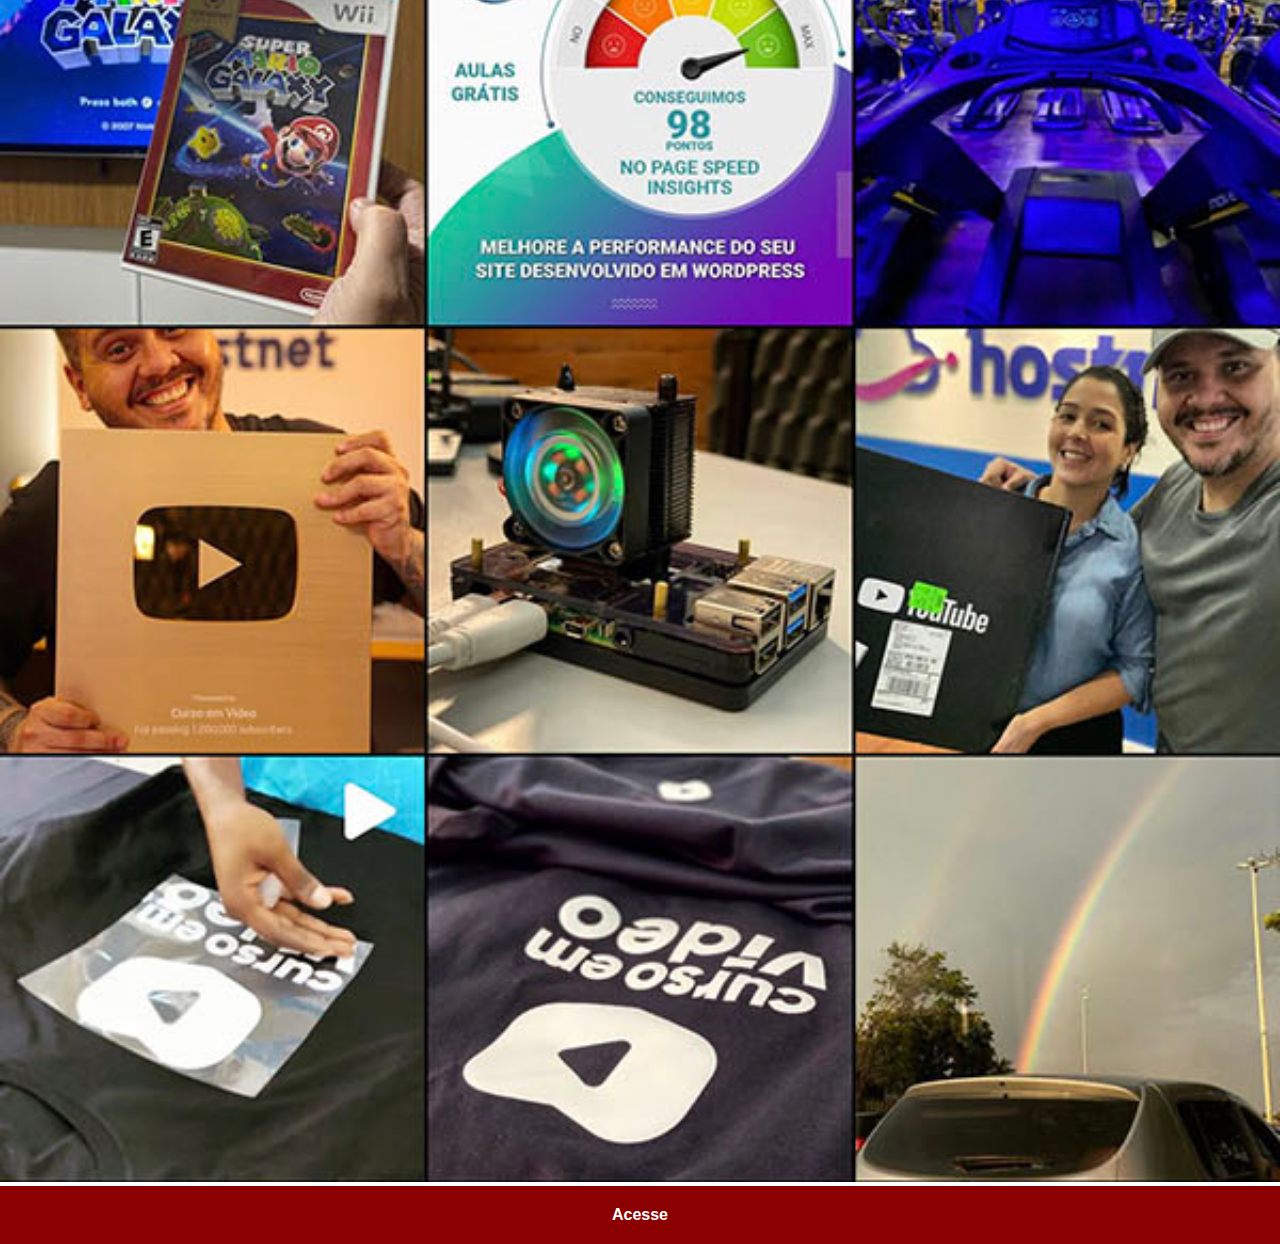
<file: instagram.html>
<!DOCTYPE html>
<html lang="pt-br">
<head>
    <meta charset="UTF-8">
    <meta http-equiv="X-UA-Compatible" content="IE=edge">
    <meta name="viewport" content="width=device-width, initial-scale=1.0">
    <title>Instagram</title>
    <link rel="stylesheet" href="estilos/social.css">
</head>
<body>
    <img src="imagens/tela-instagram.jpg" alt="Instagram">
    <a href="https://www.instagram.com/kaikevetu/" target="_blank">Acesse</a>
</body>
</html>
</file>
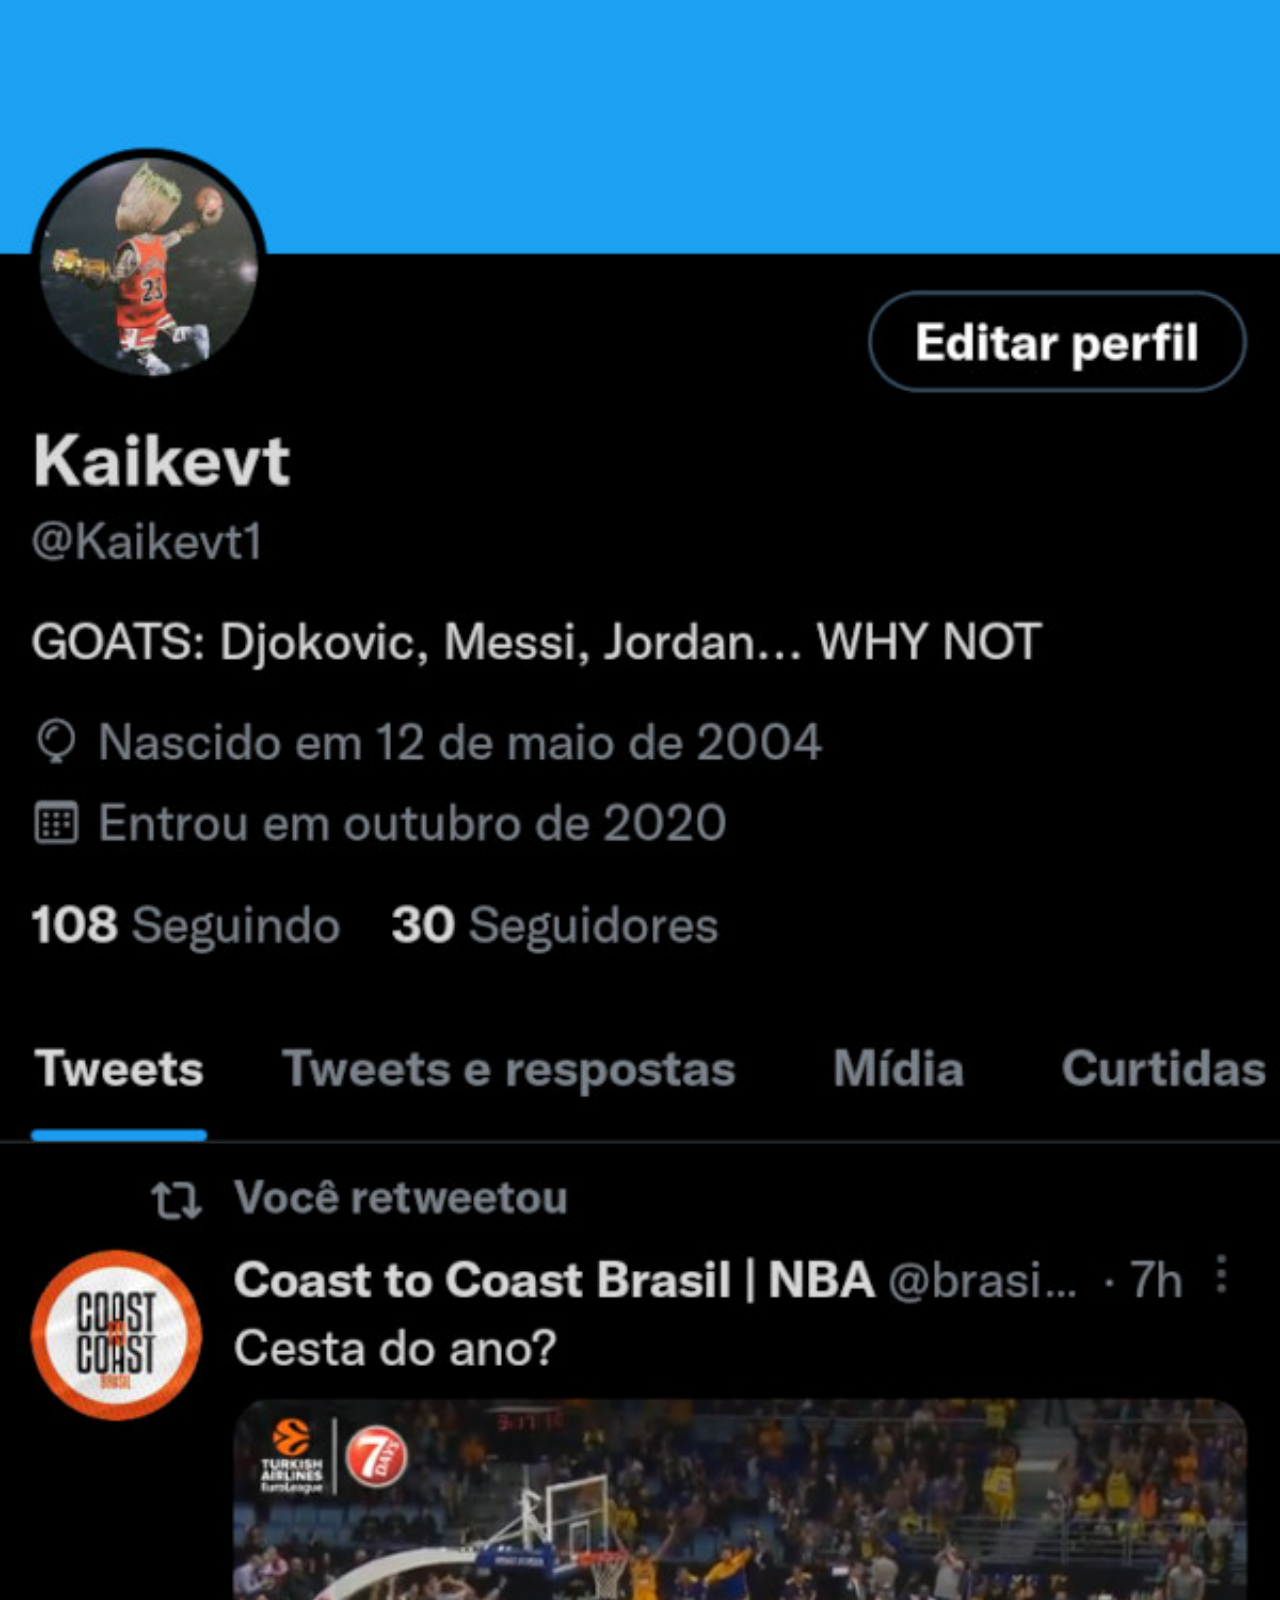
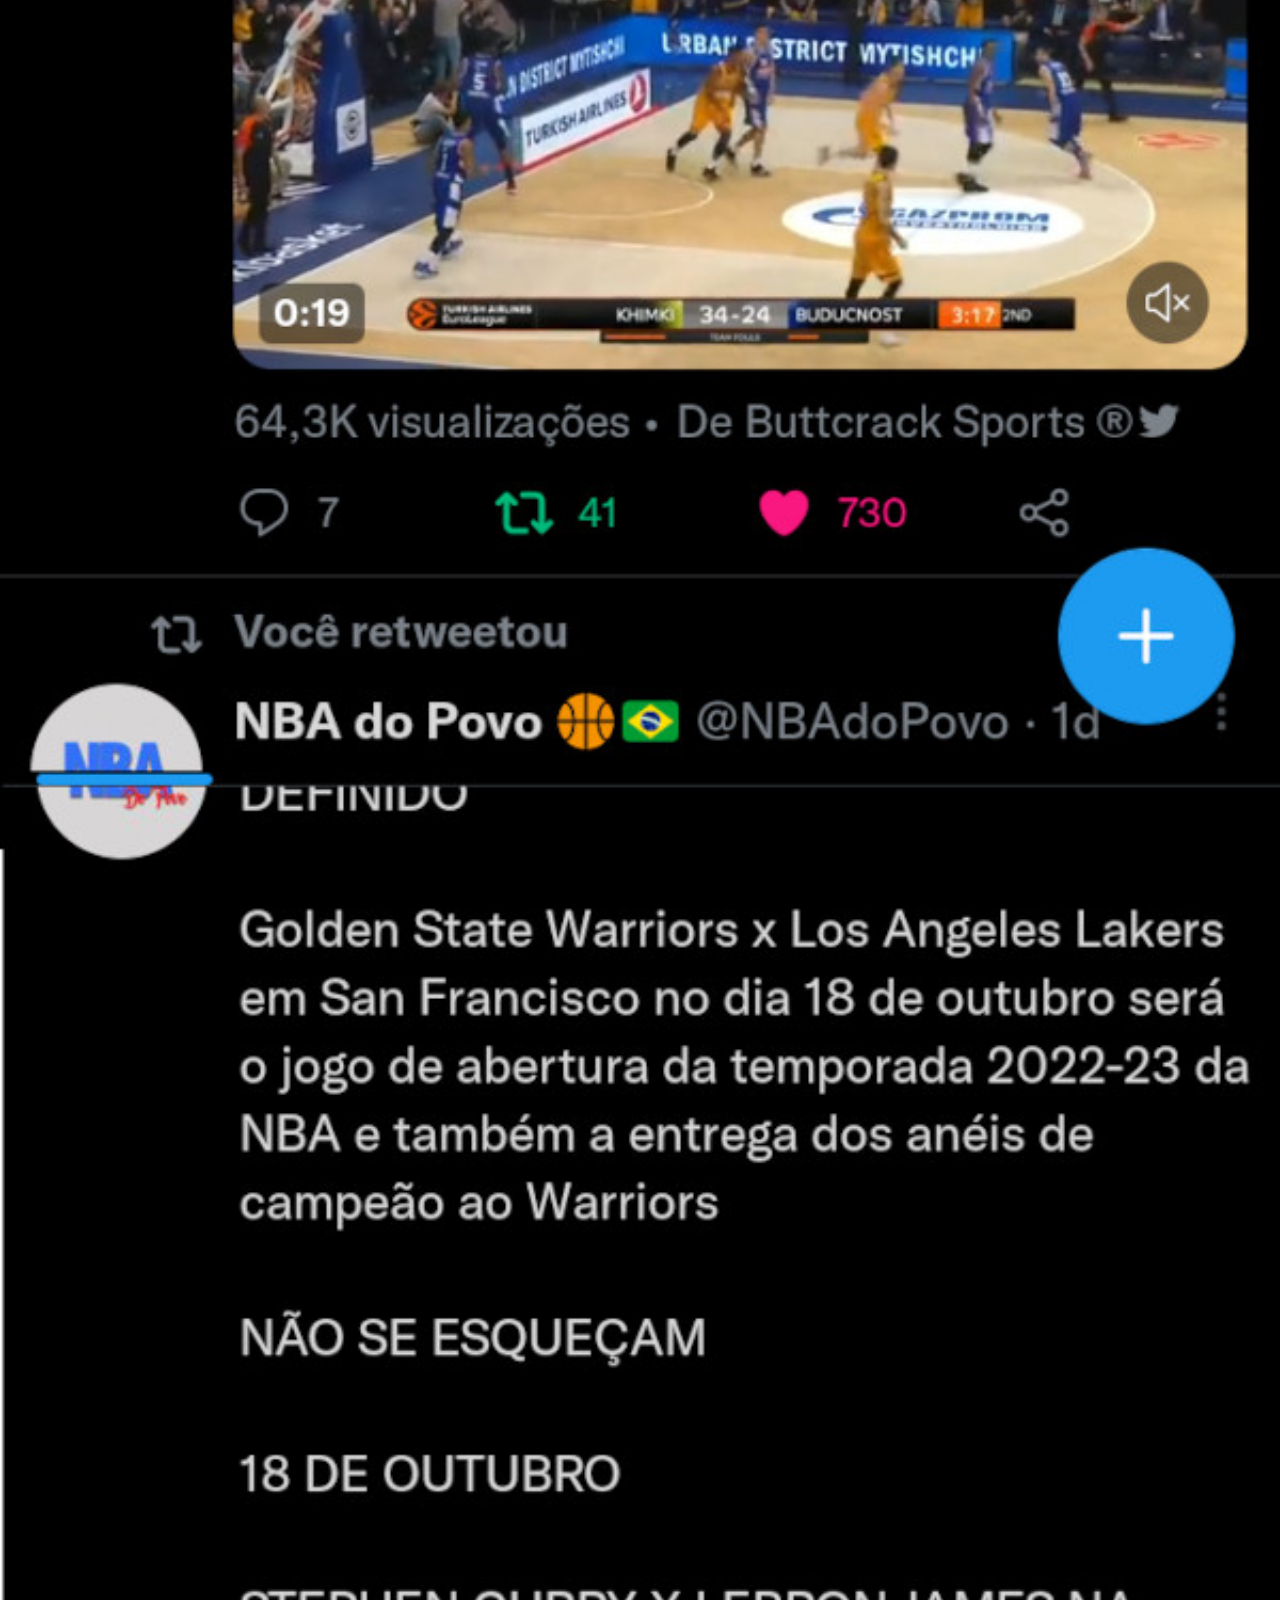
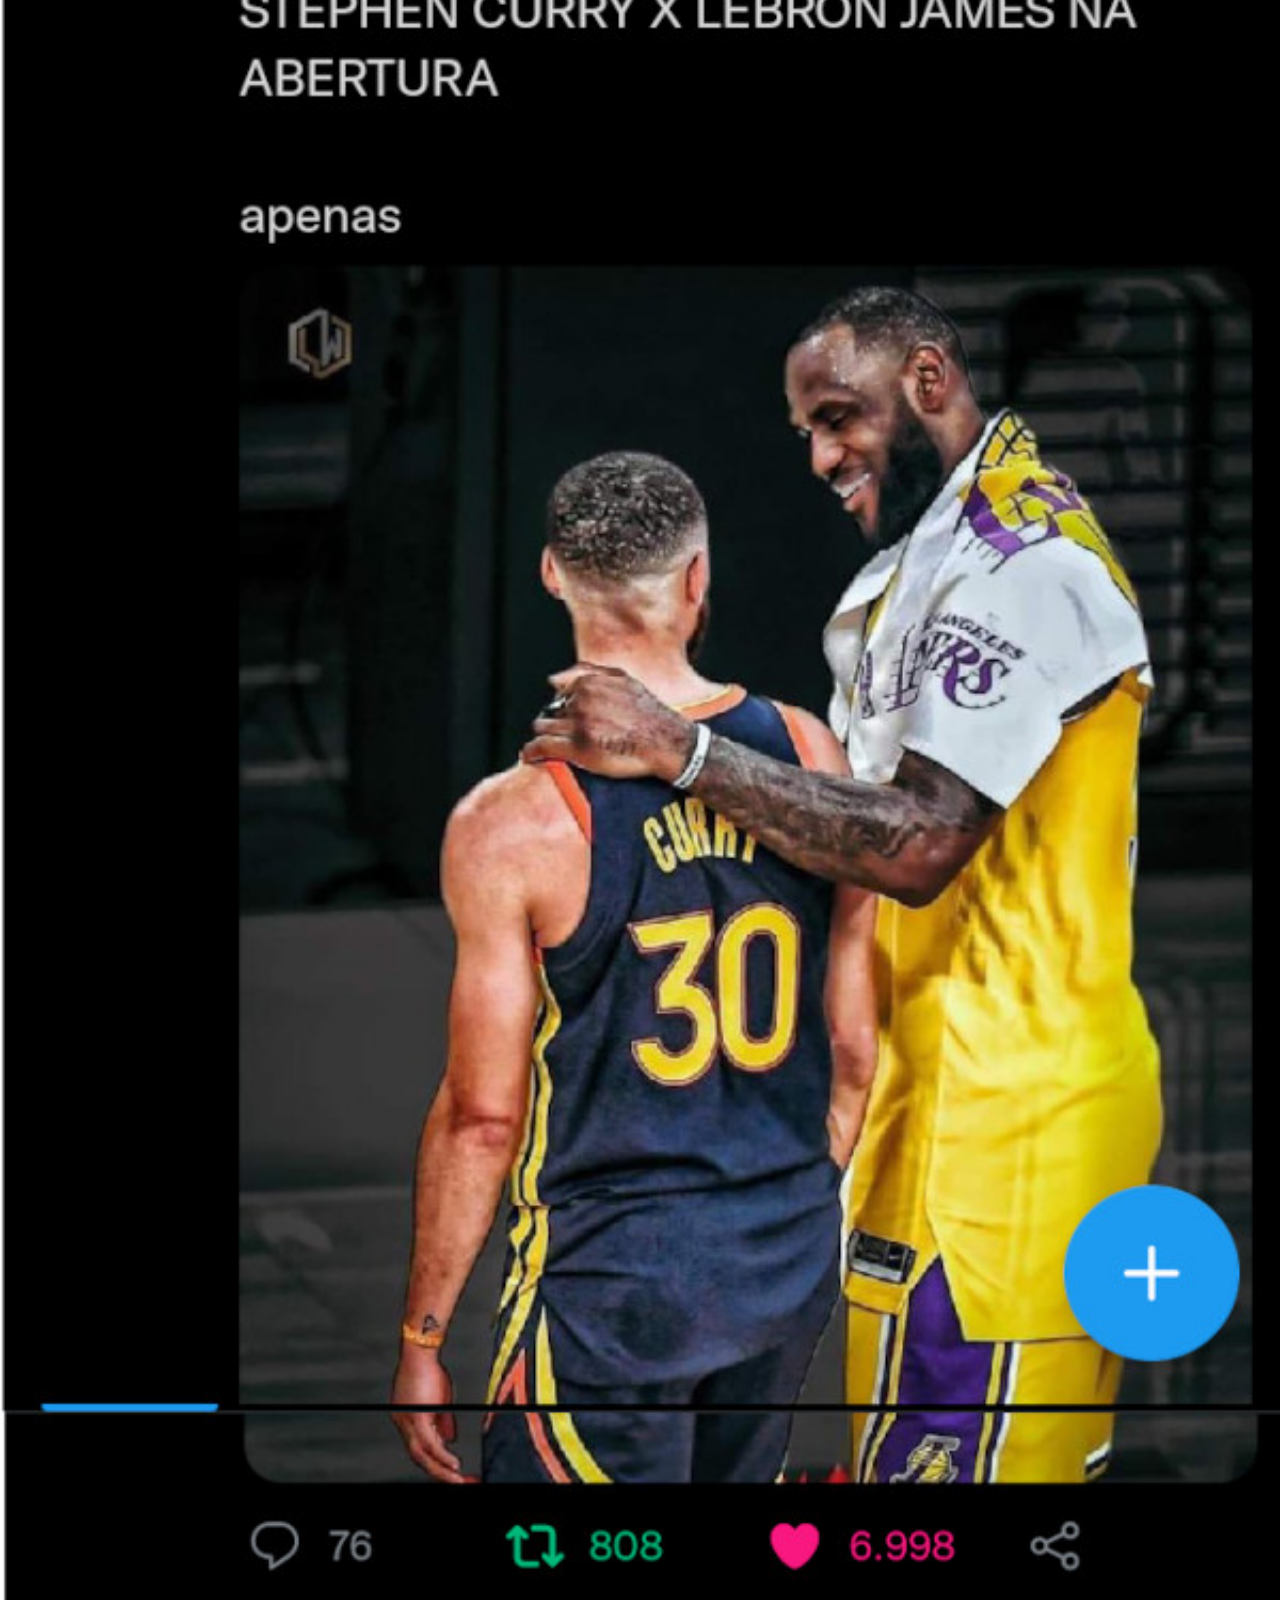
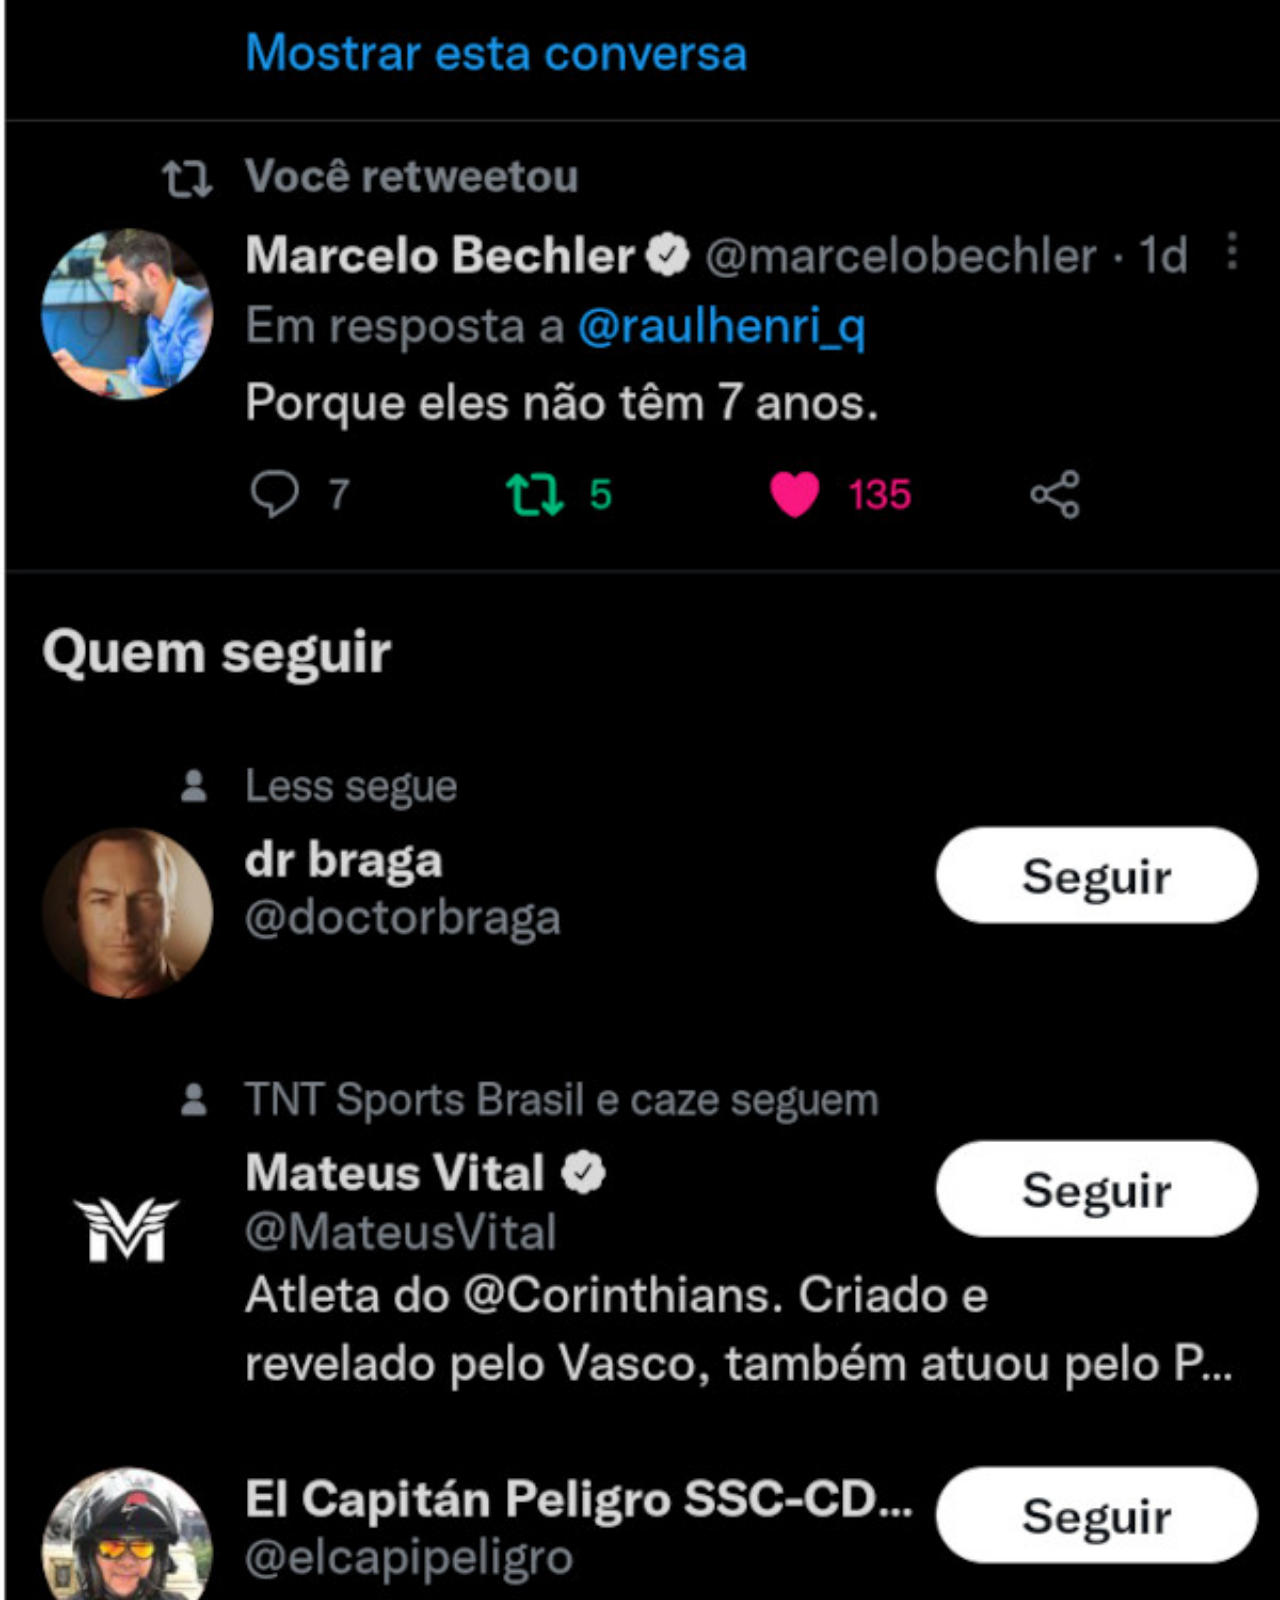
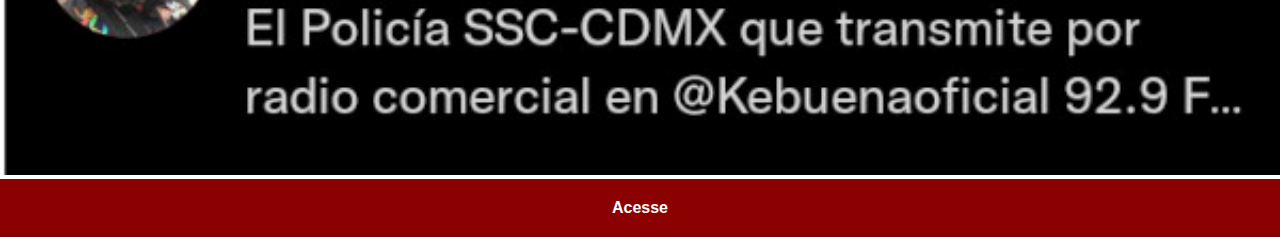
<file: twitter.html>
<!DOCTYPE html>
<html lang="pt-br">
<head>
    <meta charset="UTF-8">
    <meta http-equiv="X-UA-Compatible" content="IE=edge">
    <meta name="viewport" content="width=device-width, initial-scale=1.0">
    <title>Twitter</title>
    <link rel="stylesheet" href="estilos/social.css">
</head>
<body>
    <img src="imagens/tela-twitter.jpg" alt="Twitter">
    <a href="https://twitter.com/Kaikevt1" target="_blank">Acesse</a>
</body>
</html>
</file>
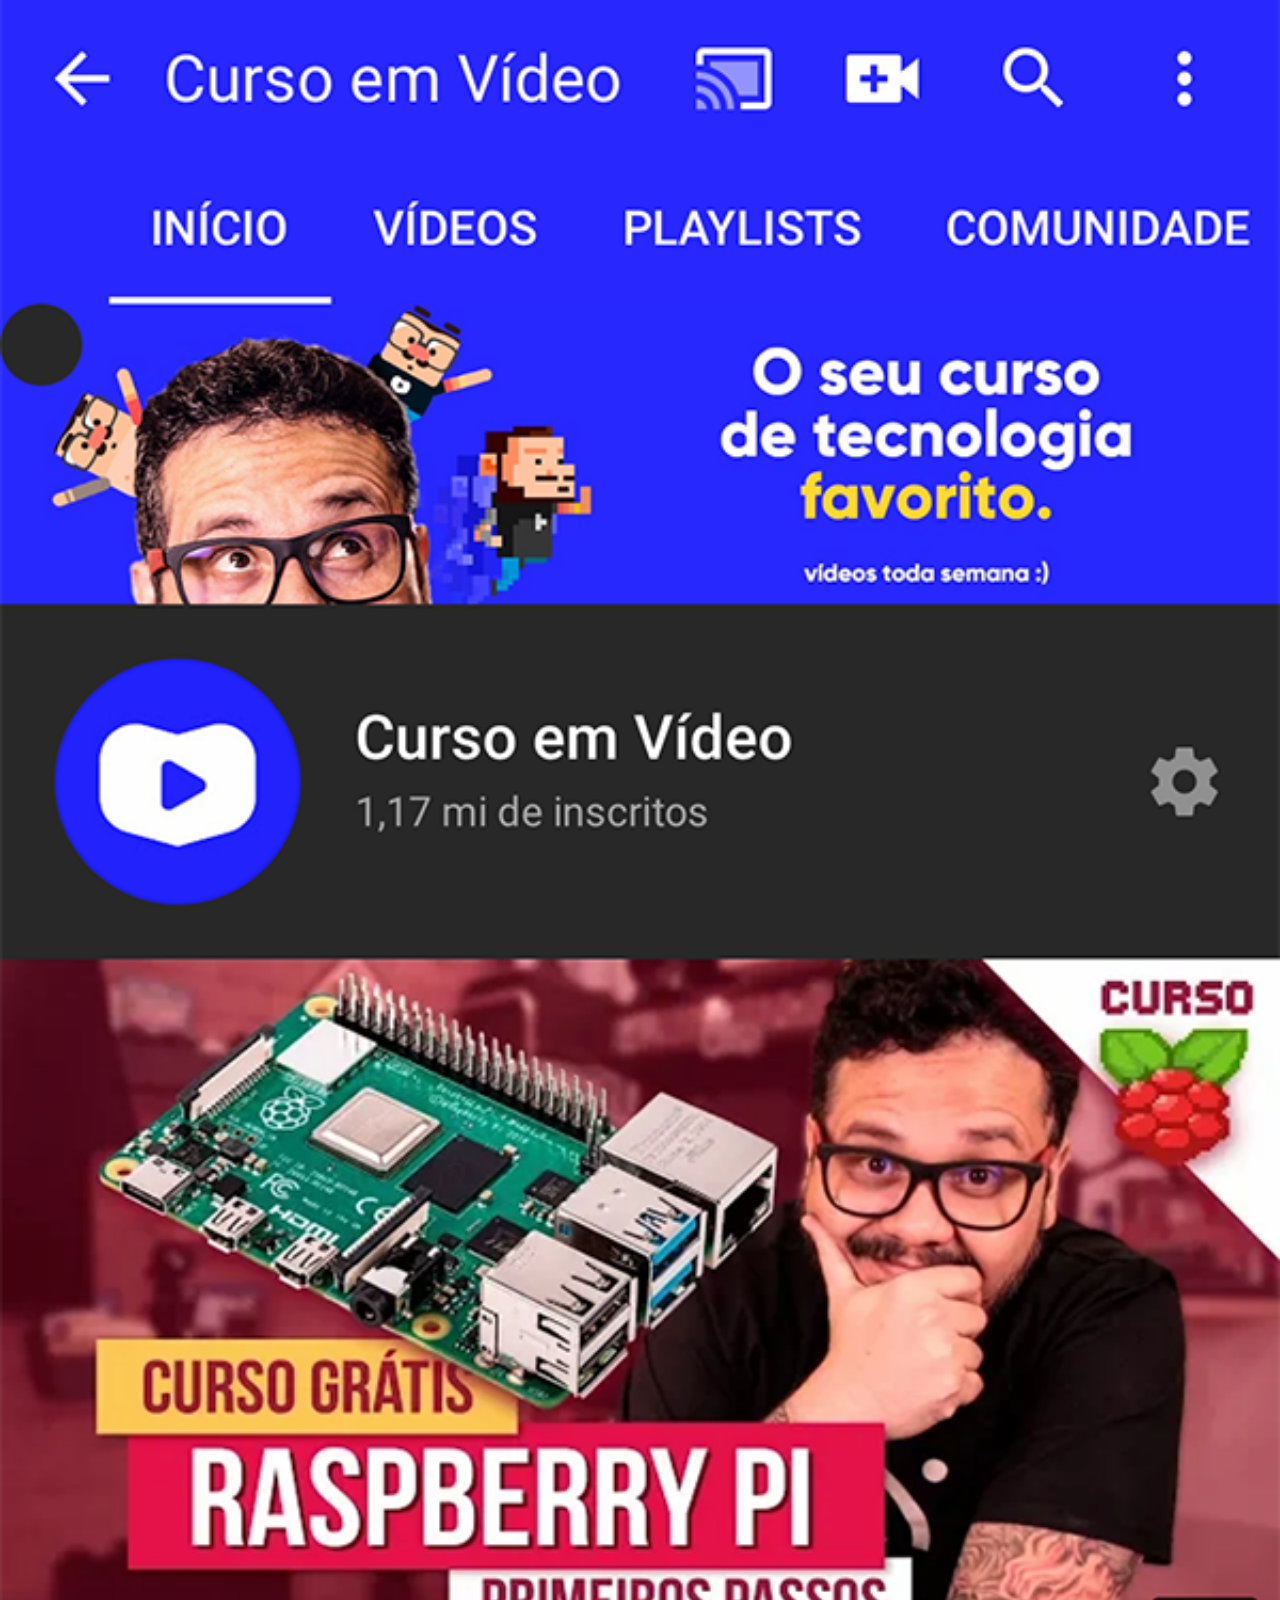
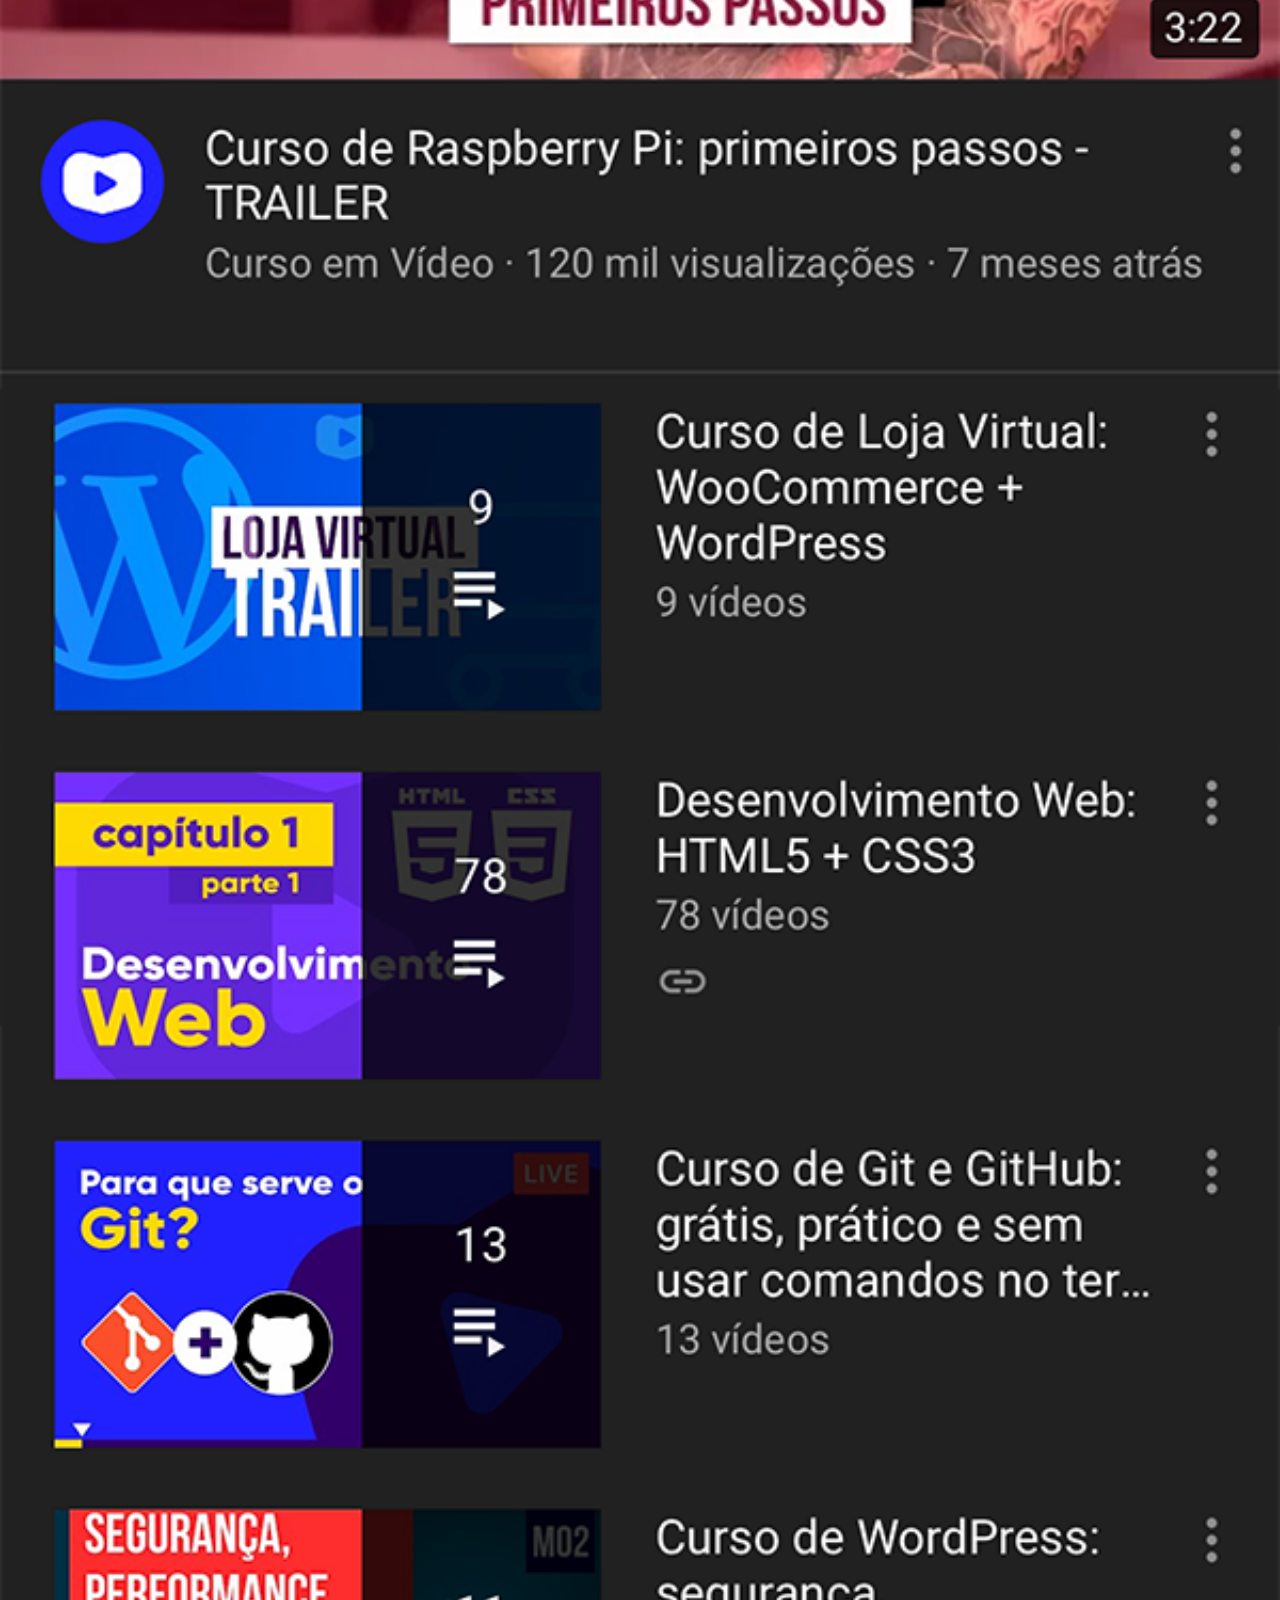
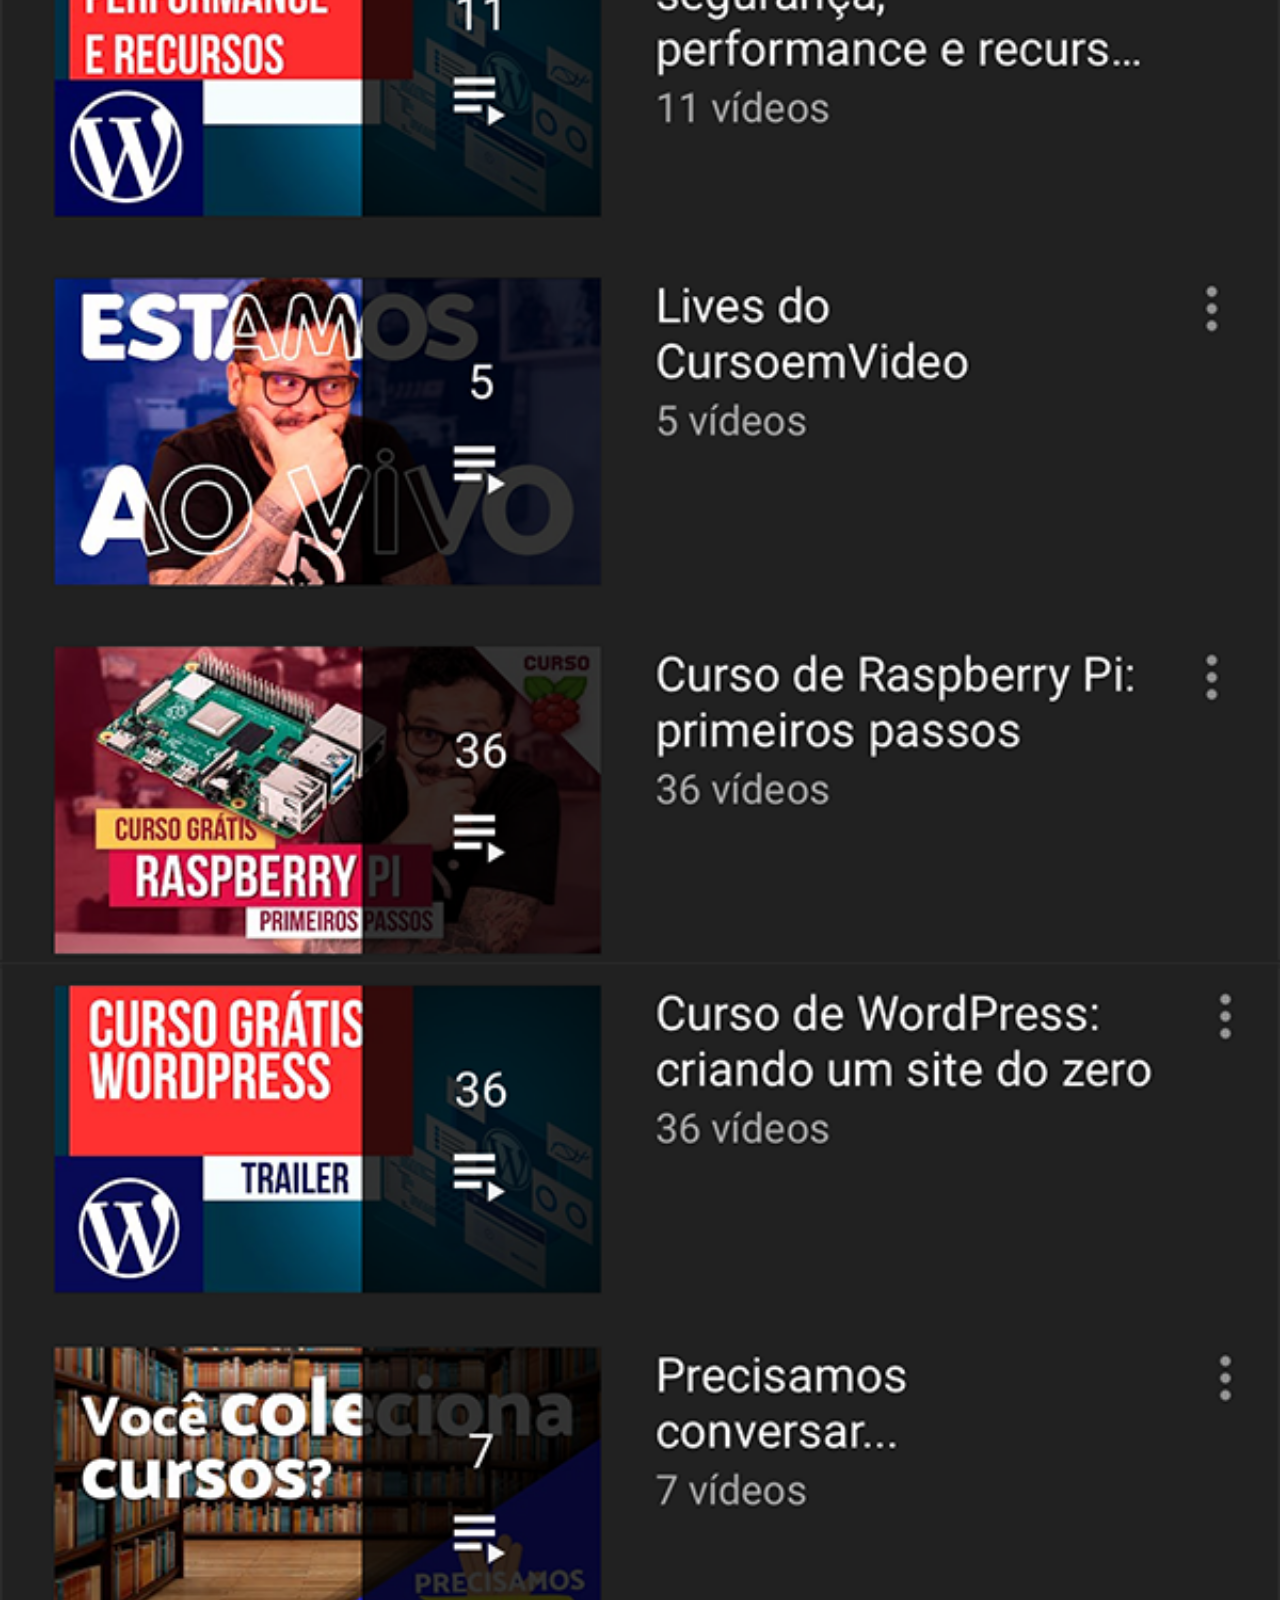
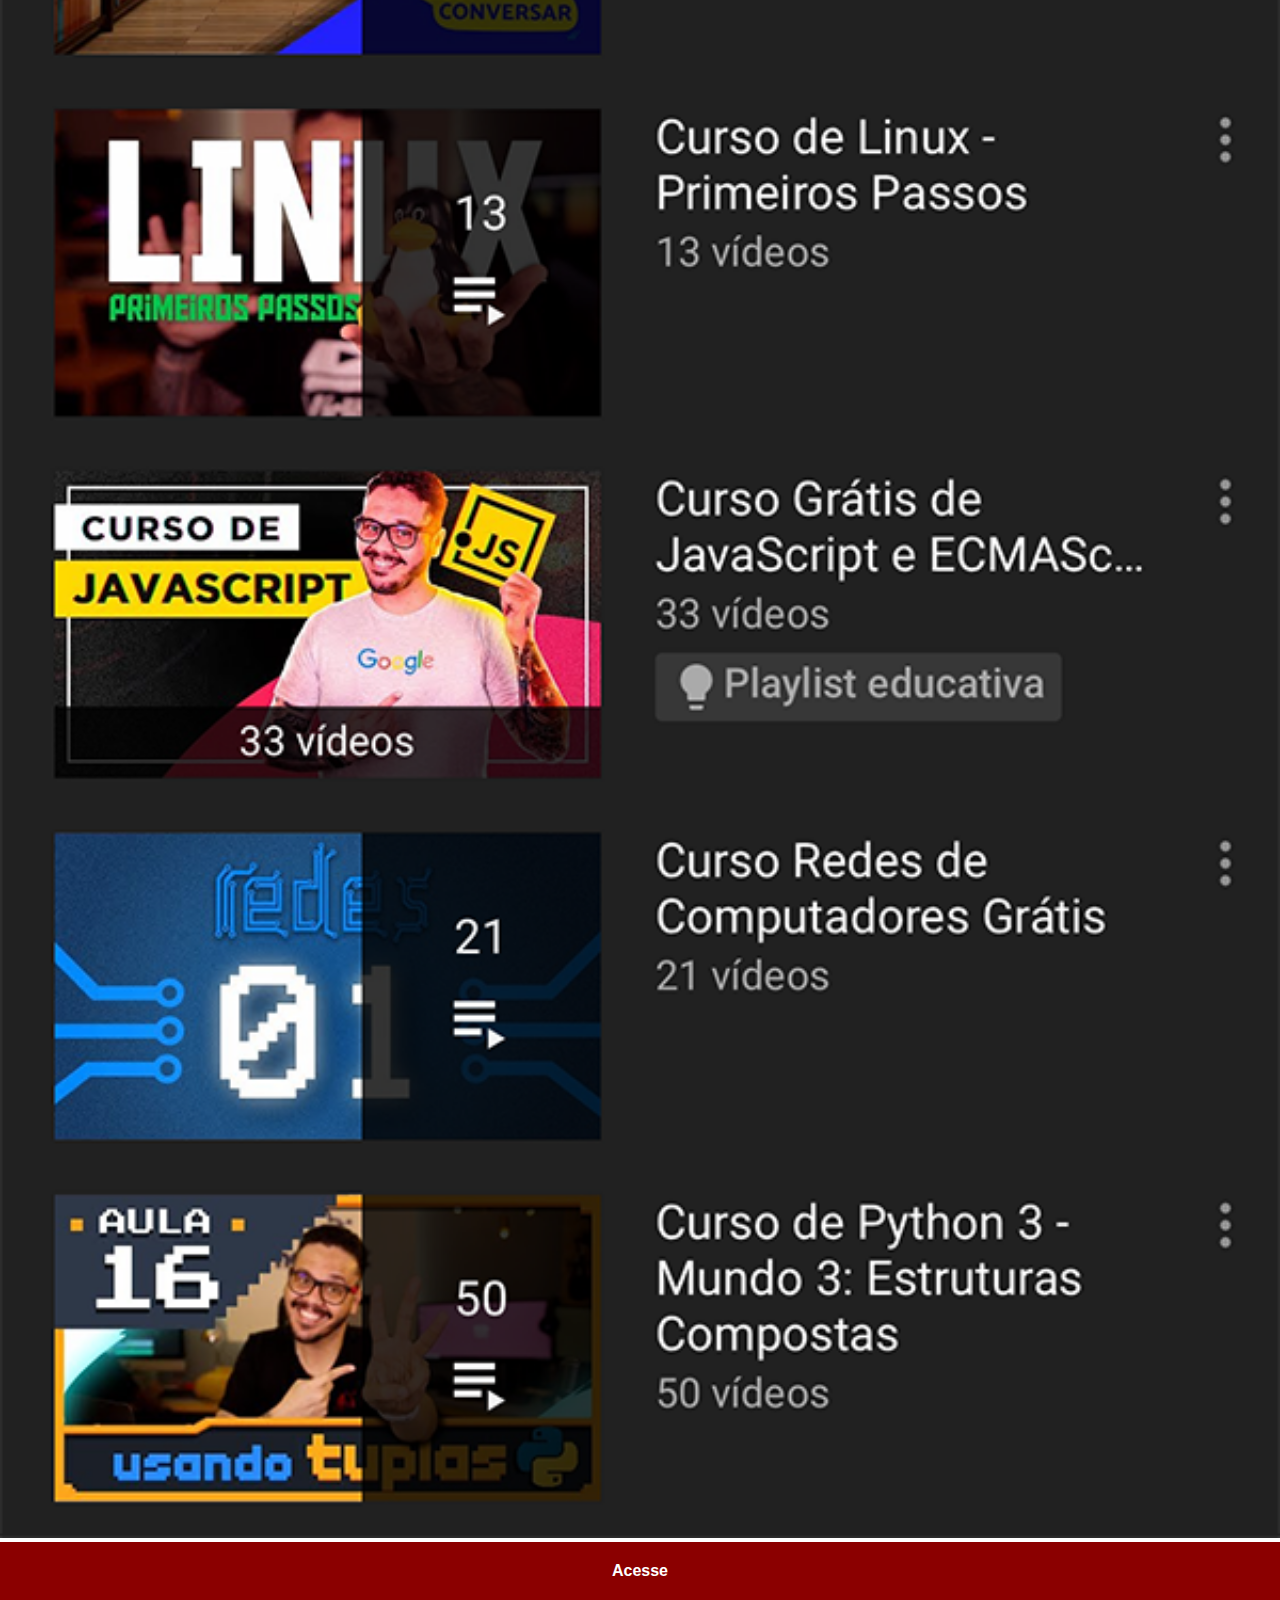
<file: youtube.html>
<!DOCTYPE html>
<html lang="pt-br">
  <head>
    <meta charset="UTF-8" />
    <meta http-equiv="X-UA-Compatible" content="IE=edge" />
    <meta name="viewport" content="width=device-width, initial-scale=1.0" />
    <title>YouTube</title>
   <link rel="stylesheet" href="estilos/social.css">
  </head>
  <body>
    <img src="imagens/tela-youtube.png" alt="YouTube" />
    <a
      href="https://www.youtube.com/c/CursoemV%C3%ADdeo/playlists"
      target="_blank"
      >Acesse</a
    >
  </body>
</html>
</file>
<file: estilos/style.css>
@charset "UTF-8";

* {
  margin: 0px;
  padding: 0px;
  font-family: Arial, Helvetica, sans-serif;
}

html,
body {
  height: 100vh;
  width: 100vw;
  background-color: black;
}

body {
  background: url(../imagens/fundo-madeira.jpg) no-repeat top center;
  background-size: cover;
  background-attachment: fixed;
}

main {
  height: 100vh;
  position: relative;
}

section#telefone {
  position: absolute;
  top: 50%;
  left: 50%;
  transform: translate(-50%, -50%);
  height: 627px;
  width: 311px;

  background: url(../imagens/frame-iphone.png) no-repeat;
}

iframe#tela {
  position: relative;
  top: 80px;
  left: 22px;
  width: 267px;
  height: 471px;
}


section#redes-sociais{
    text-align: right;
}
section#redes-sociais  img {
  width: 50px;
  margin: 10px;
  border-radius: 50%;
  box-shadow: 2px 2px 5px rgba(0, 0, 0, 0.397);
  box-sizing: border-box;
}

section#redes-sociais img:hover {
    border: 2px solid rgba(255, 255, 255, 0.648);
    transform: translate(-3px, -3px);
    box-shadow: 5px 5px 10px rgba(0, 0, 0, 0.684);
    transition: transform 0.5s;
}
</file>
<file: estilos/social.css>
@charset "UTF-8";

* {
    margin: 0px;
    padding: 0px;
    font-family: Arial, Helvetica, sans-serif;
  }

  ::-webkit-scrollbar{
    width:0px;
    height:0px;
  }
  img {
    width:100vw;
  }

  a {
    display: block;
    background-color: darkred;
    color: white;
    padding: 20px;
    text-align: center;
    font-weight: bolder;
    text-decoration: none;
  }

  a:hover{
    background-color:red;
  }
</file>
